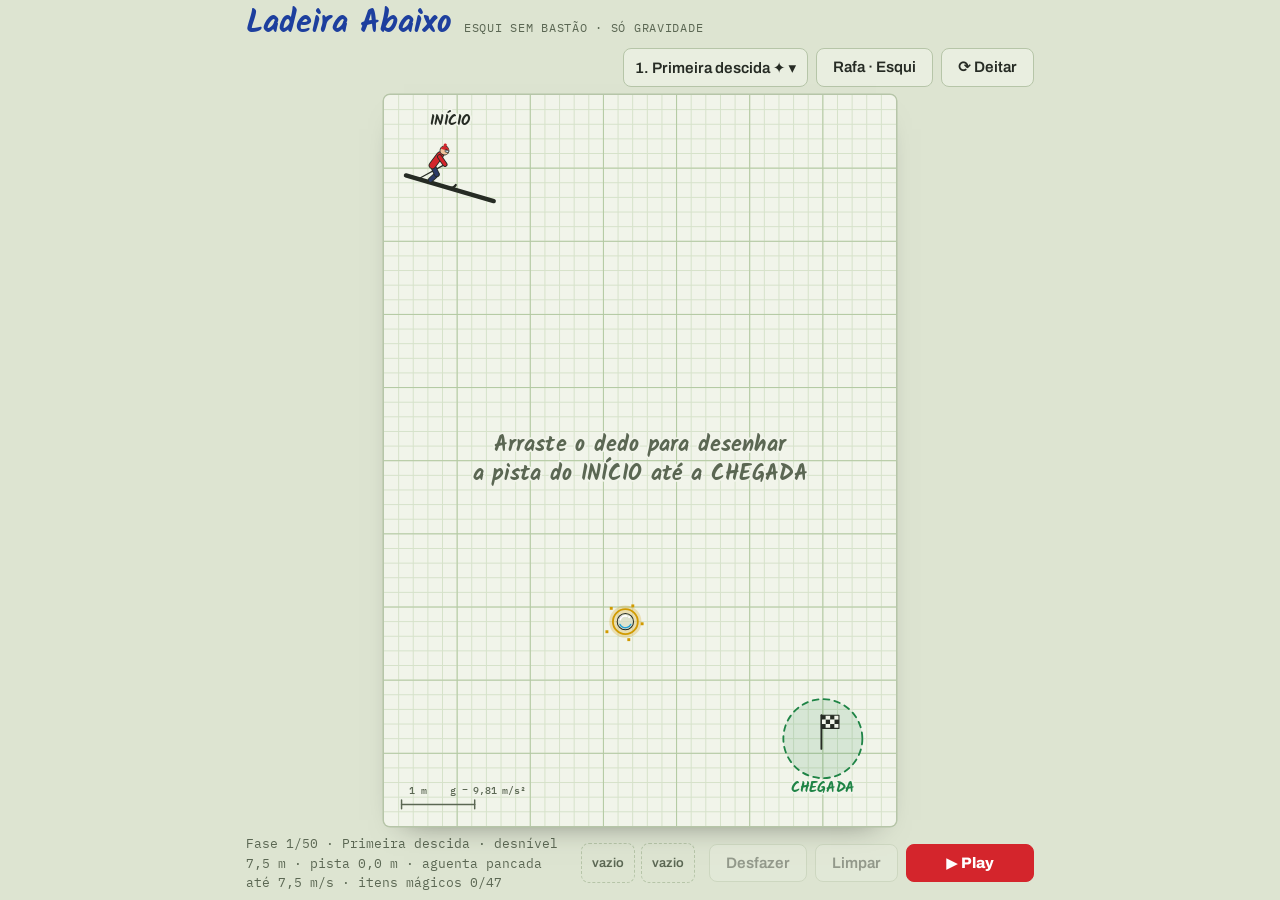
<file: index.html>
<!doctype html>
<html lang="pt-BR">
<head>
<meta charset="utf-8">
<meta name="viewport" content="width=device-width,initial-scale=1,viewport-fit=cover">
<style>body{margin:0}</style>
<title>Ladeira Abaixo</title>
<link rel="preconnect" href="https://fonts.googleapis.com">
<link rel="preconnect" href="https://fonts.gstatic.com" crossorigin>
<link rel="stylesheet" href="https://fonts.googleapis.com/css2?family=Archivo:wght@400;600;800&family=IBM+Plex+Mono:wght@500&family=Kalam:wght@400;700&display=swap">
<link rel="stylesheet" href="css/style.css">

</head>
<body>
<div class="app">
  <header class="bar">
    <div class="brand"><h1>Ladeira Abaixo</h1><span class="tag">esqui sem bastão · só gravidade</span></div>
    <div class="pick">
      <button id="lvlBtn" aria-haspopup="dialog" title="Escolher fase"></button>
      <button id="who" title="Escolher personagem e transporte" aria-haspopup="dialog"></button>
      <button id="turn" title="Trocar entre jogar em pé e deitado">⟳ Deitar</button>
    </div>
  </header>
  <main class="board" id="board">
    <canvas id="cv" aria-label="Montanha: arraste para desenhar a pista de neve"></canvas>
    <div class="overlay" id="overlay" hidden>
      <div class="card" id="card" role="dialog" aria-live="polite">
        <h2 id="cTitle"></h2>
        <p id="cText"></p>
        <div class="btns"><button id="retry">Tentar de novo</button><button id="next" class="primary">Próxima fase</button></div>
      </div>
    </div>
  </main>
  <div class="picker" id="lvlMenu" role="dialog" aria-modal="true" aria-labelledby="lvTitle" hidden>
    <div class="pk">
      <h2 id="lvTitle">Escolha a fase</h2>
      <div id="lvList"></div>
      <div class="btns"><button id="lvClose">Fechar</button></div>
    </div>
  </div>
  <div class="picker" id="picker" role="dialog" aria-modal="true" aria-labelledby="pkTitle" hidden>
    <div class="pk">
      <h2 id="pkTitle">Quem desce, e em quê?</h2>
      <h3>Personagem</h3>
      <div class="opts" id="chars"></div>
      <h3>Transporte</h3>
      <div class="opts" id="vehs"></div>
      <p class="vnote" id="vnote"></p>
      <div class="btns"><button id="pkOk" class="primary">Descer!</button></div>
    </div>
  </div>
  <footer class="bar controls">
    <p class="info"><span id="info"></span><span class="more" id="more"></span></p>
    <div class="bag" id="bag" role="group" aria-label="Bolsa de itens mágicos"></div>
    <div class="btns">
      <button id="undo">Desfazer</button>
      <button id="clear">Limpar</button>
      <button id="play" class="primary">▶ Play</button>
    </div>
  </footer>
</div>

<script src="js/levels.js"></script>
<script src="js/riders.js"></script>
<script src="js/state.js"></script>
<script src="js/track.js"></script>
<script src="js/physics.js"></script>
<script src="js/game.js"></script>
<script src="js/effects.js"></script>
<script src="js/ui.js"></script>
<script src="js/input.js"></script>
<script src="js/render.js"></script>
<script src="js/art.js"></script>
<script src="js/main.js"></script>
</body>

</html>
</file>
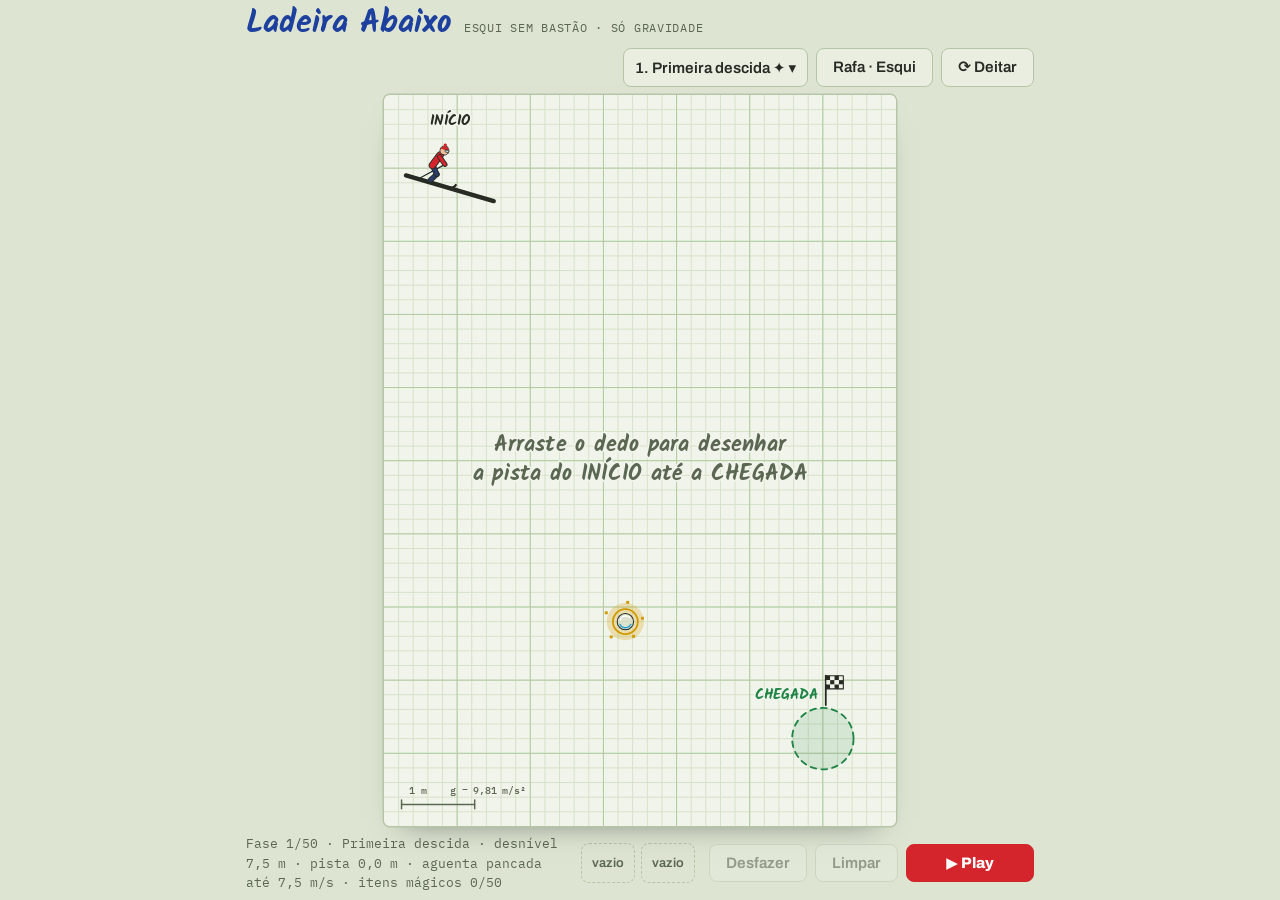
<file: legacy/v1-index.html>
<!doctype html>
<html lang="pt-BR">
<head>
<meta charset="utf-8">
<meta name="viewport" content="width=device-width,initial-scale=1,viewport-fit=cover">
<style>body{margin:0}</style>
<title>Ladeira Abaixo</title>
<link rel="preconnect" href="https://fonts.googleapis.com">
<link rel="preconnect" href="https://fonts.gstatic.com" crossorigin>
<link rel="stylesheet" href="https://fonts.googleapis.com/css2?family=Archivo:wght@400;600;800&family=IBM+Plex+Mono:wght@500&family=Kalam:wght@400;700&display=swap">
<style>
/* Layout: one-screen portrait slope — title strip, tall engineering-pad board (blueprint in dark), thumb-reach control strip */
:root{
  --paper:#f1f4ea; --grid:#d6e2ca; --grid-major:#b3c9a2;
  --desk:#dde4d1; --panel:#e9eee0; --edge:#b6c5a8;
  --ink:#1d3f9e; --graphite:#262b24; --muted:#5b6753;
  --car:#d4252c; --on-car:#ffffff; --glass:#cfe6f2;
  --skin:#f0c29c; --pants:#2c3a66; --blood:#a5101a;
  --hazard:#efb21a; --ok:#1f8446; --bad:#c22a2a;
  --fire:#f0561d; --gold:#d19a00; --ice:#1f9fd6; --slow:#7a4bd0; --snow:#ffffff; --snow-edge:#8fa9bd;
  --f-hand:"Kalam","Segoe Print","Comic Sans MS",cursive;
  --f-ui:"Archivo",system-ui,-apple-system,"Segoe UI",sans-serif;
  --f-mono:"IBM Plex Mono",ui-monospace,Consolas,monospace;
}
@media (prefers-color-scheme: dark){
  :root:not([data-theme="light"]){
    --paper:#15396a; --grid:#1d4780; --grid-major:#2f5f9f;
    --desk:#0b2040; --panel:#112c52; --edge:#2b5690;
    --ink:#f3efdc; --graphite:#e6edf7; --muted:#9fb5d4;
    --car:#ff5a52; --on-car:#2a0606; --glass:#bfe3ff;
    --skin:#f5cfae; --pants:#1b2440; --blood:#e3263a;
    --hazard:#ffb627; --ok:#62d68b; --bad:#ff8a80;
    --fire:#ff6a2b; --gold:#ffcf3f; --ice:#6fd3ff; --slow:#b892ff; --snow:#e9f2ff; --snow-edge:#9fb5d4;
    color-scheme:dark;
  }
}
:root[data-theme="dark"]{
  --paper:#15396a; --grid:#1d4780; --grid-major:#2f5f9f;
  --desk:#0b2040; --panel:#112c52; --edge:#2b5690;
  --ink:#f3efdc; --graphite:#e6edf7; --muted:#9fb5d4;
  --car:#ff5a52; --on-car:#2a0606; --glass:#bfe3ff;
  --skin:#f5cfae; --pants:#1b2440; --blood:#e3263a;
  --hazard:#ffb627; --ok:#62d68b; --bad:#ff8a80;
  --fire:#ff6a2b; --gold:#ffcf3f; --ice:#6fd3ff; --slow:#b892ff; --snow:#e9f2ff; --snow-edge:#9fb5d4;
  color-scheme:dark;
}
*{box-sizing:border-box}
[hidden]{display:none!important}
html,body{height:100%;overscroll-behavior:none}
body{background:var(--desk);color:var(--graphite);font-family:var(--f-ui);-webkit-user-select:none;user-select:none;-webkit-touch-callout:none}
.app{height:100%;max-width:820px;margin-inline:auto;display:flex;flex-direction:column;gap:8px;padding-inline:16px;padding-block:8px}
.bar{display:flex;align-items:center;gap:8px 14px;flex-wrap:wrap}
.brand{display:flex;align-items:baseline;gap:12px;flex-wrap:wrap}
h1{font-family:var(--f-hand);font-weight:700;font-size:2rem;line-height:1;margin:0;color:var(--ink);text-wrap:balance}
.tag{font-family:var(--f-mono);font-size:.75rem;letter-spacing:.06em;text-transform:uppercase;color:var(--muted)}
.pick{margin-left:auto;display:flex;gap:8px;min-width:0}
/* level menu button: drawn by the page (a native select's popup would not turn with the app in sideways mode) */
#lvlBtn{min-width:0;max-width:16rem;text-align:left;white-space:nowrap;overflow:hidden;text-overflow:ellipsis;padding:.6rem .7rem;line-height:1.2}
.lvsec{display:grid;grid-template-columns:repeat(auto-fill,minmax(13rem,1fr));gap:6px}
.lvsec button{text-align:left;padding:.55rem .7rem;line-height:1.25;font-weight:600}
.lvsec button[aria-current="true"]{border-color:var(--ink);box-shadow:inset 0 0 0 2px var(--ink)}
.board{flex:1;min-height:0;display:grid;place-items:center;position:relative}
canvas{display:block;border-radius:6px;touch-action:none;cursor:crosshair;box-shadow:0 0 0 1.5px var(--edge),0 14px 30px -20px rgba(0,0,0,.55)}
canvas.busy{cursor:default}
.controls{justify-content:space-between}
.info{margin:0;flex:1 1 16rem;min-width:0;font-family:var(--f-mono);font-size:.8rem;line-height:1.5;color:var(--muted);font-variant-numeric:tabular-nums}
.btns{display:flex;gap:8px}
button{font:600 .95rem/1 var(--f-ui);padding:.65rem 1rem;border-radius:8px;border:1.5px solid var(--edge);background:var(--panel);color:var(--graphite);cursor:pointer;touch-action:manipulation}
button:hover:not(:disabled){border-color:var(--graphite)}
button:disabled{opacity:.4;cursor:default}
button:focus-visible{outline:3px solid var(--ink);outline-offset:2px}
button.primary{background:var(--car);border-color:var(--car);color:var(--on-car);font-weight:800;min-width:8rem}
/* character and vehicle picker: covers the app (and turns with it in sideways mode) */
.app{position:relative}
.picker{position:absolute;inset:0;z-index:5;display:grid;place-items:center;padding:12px;background:rgba(10,20,30,.45)}
.pk{position:relative;width:min(100%,40rem);max-height:100%;overflow:auto;display:grid;gap:.6rem;background:var(--paper);border:2px solid var(--graphite);border-radius:10px;padding:1rem 1.1rem 1.1rem;box-shadow:6px 6px 0 var(--graphite)}
.pk h2{margin:0;font-family:var(--f-hand);font-weight:700;font-size:1.9rem;line-height:1.05;color:var(--ink)}
.pk h3{margin:.2rem 0 0;font:600 .8rem/1 var(--f-mono);letter-spacing:.06em;text-transform:uppercase;color:var(--muted)}
.opts{display:grid;grid-template-columns:repeat(auto-fill,minmax(5.6rem,1fr));gap:8px}
.opt{display:grid;gap:4px;justify-items:center;padding:6px 4px 8px;font-weight:600}
.opt canvas{width:100%;aspect-ratio:4/3;height:auto;box-shadow:none;border-radius:4px;cursor:pointer;background:var(--paper)}
.opt[aria-pressed="true"]{border-color:var(--ink);box-shadow:inset 0 0 0 2px var(--ink)}
.opt small{font:500 .68rem/1.2 var(--f-mono);color:var(--muted);letter-spacing:.02em;text-align:center}
.vnote{margin:0;line-height:1.4;min-height:2.8em}
.pk .btns{justify-content:flex-end}
/* bag of magic items: two slots; the dragon slot is a button */
.bag{display:flex;gap:6px;align-items:stretch}
.slot{display:flex;align-items:center;gap:6px;padding:3px 9px 3px 3px;border:1.5px dashed var(--edge);border-radius:8px;font:600 .8rem/1.15 var(--f-ui);color:var(--muted);min-height:2.5rem;min-width:0}
.slot.empty{padding:3px 10px}
.slot.full{border-style:solid;color:var(--graphite);background:var(--panel)}
button.slot{cursor:pointer;border-color:var(--gold)}
.slot canvas{width:30px;height:30px;flex:none;box-shadow:none;border-radius:50%;cursor:inherit}
.app.land .bag{gap:6px}
.app.land .slot{flex:1;justify-content:center;padding:3px;min-height:2.4rem}
.app.land .slot span{display:none} /* sideways the column is short: icons only, the name is in the tooltip */
/* sideways: board on the left, controls in a column on the right */
.app.land{max-width:none;display:grid;grid-template-columns:minmax(0,1fr) 10rem;grid-template-rows:auto 1fr;gap:8px 12px}
.app.land .board{grid-column:1;grid-row:1/3}
.app.land header,.app.land footer{grid-column:2;flex-direction:column;flex-wrap:nowrap;align-items:stretch;gap:8px} /* nowrap: a wrapping column grows to its widest child */
.app.land footer{grid-row:2;justify-content:flex-end}
.app.land h1{font-size:1.45rem}
.app.land .tag,.app.land .info .more{display:none}
.app.land .pick{margin-left:0;flex-direction:column}
.app.land #who{white-space:normal}
.app.land #lvlBtn{max-width:none}
.app.land .info{flex:0 0 auto}
.app.land .controls .btns{flex-direction:column}
.app.land .controls .btns button{height:2.6rem}
.app.land .info{display:none} /* the level button already names the level */
.app.land button.primary{min-width:0}
/* phone held sideways with rotation lock: turn the whole app a quarter */
body.turn .app{position:fixed;top:0;left:var(--vw);width:var(--vh);height:var(--vw);margin:0;transform-origin:0 0;transform:rotate(90deg)}
.overlay{position:absolute;inset:0;display:grid;place-items:center;pointer-events:none;padding:16px}
.card{pointer-events:auto;display:grid;gap:.7rem;max-width:22rem;background:var(--paper);border:2px solid var(--graphite);border-radius:10px;padding:1.1rem 1.3rem 1.2rem;box-shadow:6px 6px 0 var(--graphite)}
.card h2{margin:0;font-family:var(--f-hand);font-weight:700;font-size:2.1rem;line-height:1.05;color:var(--bad);text-wrap:balance}
.card[data-kind="win"] h2{color:var(--ok)}
.card p{margin:0;line-height:1.45}
.card .btns button{flex:1}
@media (max-width:560px){
  .app{padding-inline:12px;gap:6px}
  h1{font-size:1.5rem}
  .tag,.info .more{display:none}
  .app:not(.land) .pick{margin-left:0;width:100%}
  .app:not(.land) #lvlBtn{flex:1;max-width:none}
  .app:not(.land) .info{flex-basis:100%;text-align:center}
  .app:not(.land) .bag{width:100%;justify-content:center}
  .app:not(.land) .controls .btns{width:100%}
  .app:not(.land) .controls .btns button{flex:1;height:3.2rem;padding:0 .5rem}
  .app:not(.land) button.primary{min-width:0;flex:1.6!important}
}
</style>

</head>
<body>
<div class="app">
  <header class="bar">
    <div class="brand"><h1>Ladeira Abaixo</h1><span class="tag">esqui sem bastão · só gravidade</span></div>
    <div class="pick">
      <button id="lvlBtn" aria-haspopup="dialog" title="Escolher fase"></button>
      <button id="who" title="Escolher personagem e transporte" aria-haspopup="dialog"></button>
      <button id="turn" title="Trocar entre jogar em pé e deitado">⟳ Deitar</button>
    </div>
  </header>
  <main class="board" id="board">
    <canvas id="cv" aria-label="Montanha: arraste para desenhar a pista de neve"></canvas>
    <div class="overlay" id="overlay" hidden>
      <div class="card" id="card" role="dialog" aria-live="polite">
        <h2 id="cTitle"></h2>
        <p id="cText"></p>
        <div class="btns"><button id="retry">Tentar de novo</button><button id="next" class="primary">Próxima fase</button></div>
      </div>
    </div>
  </main>
  <div class="picker" id="lvlMenu" role="dialog" aria-modal="true" aria-labelledby="lvTitle" hidden>
    <div class="pk">
      <h2 id="lvTitle">Escolha a fase</h2>
      <div id="lvList"></div>
      <div class="btns"><button id="lvClose">Fechar</button></div>
    </div>
  </div>
  <div class="picker" id="picker" role="dialog" aria-modal="true" aria-labelledby="pkTitle" hidden>
    <div class="pk">
      <h2 id="pkTitle">Quem desce, e em quê?</h2>
      <h3>Personagem</h3>
      <div class="opts" id="chars"></div>
      <h3>Transporte</h3>
      <div class="opts" id="vehs"></div>
      <p class="vnote" id="vnote"></p>
      <div class="btns"><button id="pkOk" class="primary">Descer!</button></div>
    </div>
  </div>
  <footer class="bar controls">
    <p class="info"><span id="info"></span><span class="more" id="more"></span></p>
    <div class="bag" id="bag" role="group" aria-label="Bolsa de itens mágicos"></div>
    <div class="btns">
      <button id="undo">Desfazer</button>
      <button id="clear">Limpar</button>
      <button id="play" class="primary">▶ Play</button>
    </div>
  </footer>
</div>

<script>
// World units: 100 px = 1 m, portrait slope. The skier rides on two ski contact points joined by a rigid
// link (position-based dynamics); the body is drawn on top and only checked for hits.
let W = 700, H = 1000; const PX = 100, G = 9.81 * PX, R = 9, AXLE = 36, SUB = 10;
const CRASH_BASE = 750, VMAX = 2500, GOAL_R = 42, SPIN = 3.5, T_MAX = 40;
// Levels are authored for the 700×1000 portrait slope; sideways play stretches them to 1000×700.
// start: launch pad [x1,y1,x2,y2] (skier faces from 1 to 2); goal: [x,y]
// haz: deadly rects [x,y,w,h] — moving ones add [dx,dy,period s,phase 0..1] and sweep from x,y to x+dx,y+dy and back
// fire: flame vents [x,y,w,h,period s,lit 0..1,phase 0..1,nozzle] — the rect burns for the lit share of each period;
//   nozzle is the side the flames shoot from: 0 bottom, 1 top, 2 left, 3 right
// aval: [delay s, speed px/s, accel px/s²] — a snow front starts behind the pad and sweeps toward the goal
// atk: ["aguia", x, y, delay s, speed px/s] chases the skier; ["canhao", x, y, first shot s, every s, ball px/s] fires fireballs
//   aimed where the skier would be if it kept going straight
// items: [x, y, kind] — power-ups for this run only: "turbo" pushes for 3 s, "lento" brakes for 3 s,
//   "gelo" freezes everything that moves (and the clock that drives it) for 3 s
// Every level also hides one magic item (MAGIC_SPOTS below): it only counts if the rider grabs it and finishes alive
const LEVELS = [
  { name: "Primeira descida", start: [30,110,150,145], goal: [600,880], haz: [] },
  { name: "Desvio", start: [30,110,150,145], goal: [620,880], haz: [[0,620,320,50]] },
  { name: "Por baixo da ponte", start: [670,110,550,145], goal: [100,880], haz: [[0,0,280,520],[330,700,370,300]] },
  { name: "Funil", start: [30,110,150,145], goal: [410,880], haz: [[0,640,330,360],[480,640,220,360]] },
  { name: "Pedras", start: [30,110,150,145], goal: [620,880], haz: [[350,250,350,80],[0,700,330,300]] },
  { name: "Agulha", start: [30,110,150,145], goal: [620,900], haz: [[0,380,240,40],[350,380,350,40],[0,720,420,280]] },
  // moving obstacles from here on
  { name: "Vai e vem", start: [30,110,150,145], goal: [600,880], haz: [[100,420,110,40,330,0,2.6,0]] },
  { name: "Elevador", start: [30,110,150,145], goal: [620,880], haz: [[0,620,320,50],[470,520,90,40,0,320,2.2,.9]] },
  { name: "Portão", start: [30,110,150,145], goal: [410,880], haz: [[0,640,330,360],[480,640,220,360],[160,590,100,30,220,0,2.6,.18]] },
  { name: "Martelos", start: [30,110,150,145], goal: [600,880], haz: [[200,250,60,60,0,260,1.6,.85],[420,480,60,60,0,260,1.6,.35]] },
  { name: "Ponte levadiça", start: [670,110,550,145], goal: [100,880], haz: [[0,0,280,520],[330,700,370,300],[190,500,80,40,0,170,2.4,.05]] },
  { name: "Esteiras", start: [30,110,150,145], goal: [600,880], haz: [[0,300,120,30,520,0,3,.2],[0,520,120,30,520,0,3,.53],[0,740,120,30,520,0,3,.86]] },
  { name: "Agulha móvel", start: [30,110,150,145], goal: [620,900], haz: [[0,380,200,40,130,0,2.4,.15],[320,380,380,40,130,0,2.4,.15],[0,720,420,280]] },
  { name: "Chuva de pedras", start: [30,110,150,145], goal: [600,880], haz: [[230,-60,50,50,0,1000,1.8,.35],[420,-60,50,50,0,1000,1.8,.85]] },
  { name: "Correnteza", start: [30,110,150,145], goal: [600,880], haz: [[0,250,200,60],[0,560,240,60,440,0,3.2,.3]] },
  { name: "Pedras e martelos", start: [30,110,150,145], goal: [620,880], haz: [[350,250,350,80],[0,700,330,300],[340,600,60,60,220,0,1.6,.6],[560,640,60,60,0,140,1.4,.6]] },
  // second run: 17–21 are static again with new shapes, then everything moves
  { name: "Túnel", start: [30,110,150,145], goal: [620,870], haz: [[380,300,320,190],[0,760,360,240]] },
  { name: "Vale", start: [30,110,150,145], goal: [640,740], haz: [[450,280,250,370],[200,840,500,160]] },
  { name: "Contramão", start: [670,110,550,145], goal: [80,870], haz: [[0,0,310,520],[380,620,320,380]] },
  { name: "Montanha-russa", start: [30,110,150,145], goal: [640,420], haz: [[400,0,120,360],[0,700,700,300]] },
  { name: "Escadaria", start: [30,110,150,145], goal: [630,880], haz: [[0,330,150,670],[150,420,150,580],[300,630,150,370],[450,800,120,200],[280,0,420,215],[430,215,270,230],[580,445,120,205]] },
  { name: "Portas de correr", start: [30,110,150,145], goal: [620,880], haz: [[0,470,410,30,-320,0,2.4,.45],[470,470,230,30,320,0,2.4,.45],[0,760,530,30,-400,0,2,.6],[590,760,110,30,400,0,2,.6]] },
  { name: "Pêndulo", start: [30,110,150,145], goal: [620,870], haz: [[80,700,70,70,420,-420,2.4,.45],[500,250,70,70,-200,450,2,.925]] },
  { name: "Avalanche", start: [30,110,150,145], goal: [620,870], haz: [[250,-60,50,50,0,1100,1.8,.65],[340,-60,50,50,0,1100,2,.675],[450,-60,50,50,0,1100,1.7,.7],[560,-60,50,50,0,1100,2.2,.9]] },
  { name: "Pistões", start: [30,110,150,145], goal: [620,870], haz: [[290,-300,40,550,0,330,1.6,.2],[410,-150,40,600,0,330,1.4,.725],[530,0,40,600,0,300,1.2,.325]] },
  { name: "Elevadores", start: [30,420,150,455], goal: [640,880], haz: [[250,300,50,40,0,400,2,.475],[380,350,50,40,0,450,1.6,.15],[510,450,50,40,0,450,1.3,.95]] },
  { name: "Relógio", start: [30,110,150,145], goal: [620,870], haz: [[200,420,50,50,200,0,1.3,.3],[400,450,50,50,0,300,1.7,.025],[600,700,50,50,-250,0,1.1,.075],[250,800,50,50,0,-250,1.5,0]] },
  { name: "Tempestade", start: [30,110,150,145], goal: [620,880], haz: [[300,-60,45,45,0,1100,1.9,.9],[480,-60,45,45,0,1100,1.6,.75],[0,600,100,30,600,0,2.6,.75]] },
  { name: "Guilhotina", start: [30,110,150,145], goal: [620,870], haz: [[380,300,320,190],[0,760,360,240],[420,490,24,60,0,300,1.2,.6],[560,490,24,60,0,330,1,.85]] },
  { name: "Trânsito", start: [30,110,150,145], goal: [630,880], haz: [[0,330,120,30,580,0,2.4,.8],[580,540,120,30,-580,0,2,.125],[0,760,120,30,580,0,2.8,.6]] },
  { name: "Fresta", start: [30,110,150,145], goal: [630,880], haz: [[400,-750,30,1000,0,300,3.2,.625],[400,500,30,1000,0,300,3.2,.625]] },
  { name: "Contramão móvel", start: [670,110,550,145], goal: [80,870], haz: [[0,0,310,520],[380,620,320,380],[315,330,60,40,0,300,1.8,.15],[100,740,60,40,220,0,1.6,.2]] },
  { name: "Vale perigoso", start: [30,110,150,145], goal: [640,740], haz: [[450,280,250,370],[200,840,500,160],[450,660,40,40,0,140,1,.075],[560,660,40,40,0,140,.8,.425],[200,480,50,40,200,0,1.8,.075]] },
  { name: "Escada rolante", start: [30,110,150,145], goal: [630,880], haz: [[0,330,150,670],[150,420,150,580],[300,630,150,370],[450,800,120,200],[280,0,420,215],[430,215,270,230],[580,445,120,205],[340,215,30,30,0,330,1.4,.35],[500,445,30,30,0,330,1.2,.6]] },
  { name: "Vagonete", start: [30,110,150,145], goal: [640,420], haz: [[400,0,120,360],[0,700,700,300],[300,560,60,40,260,0,2.2,.25],[560,380,40,40,0,200,1.8,.7]] },
  { name: "Grande final", start: [30,110,150,145], goal: [630,880], haz: [[0,330,150,670],[150,420,150,580],[300,630,150,370],[450,800,120,200],[280,0,420,215],[430,215,270,230],[580,445,120,205],[340,-300,30,500,0,330,1.3,.025],[500,-70,30,500,0,330,1.1,.525],[200,-60,40,40,0,1100,1.7,.35]] },
  // modes: fire vents and fireballs, an avalanche on your tail, eagles and cannons that hunt the skier, then all at once
  { name: "Fogueira", start: [30,110,150,145], goal: [620,870], haz: [[400,420,120,120]], fire: [[290,300,60,320,1.8,.55,.95,0]], items: [[560,330,"turbo"]] },
  { name: "Lança-chamas", start: [30,110,150,145], goal: [620,870], haz: [], fire: [[80,300,280,50,1.6,.45,.05,2],[330,600,370,50,1.4,.5,.65,3]] },
  { name: "Vulcão", start: [30,110,150,145], goal: [640,420], haz: [[400,0,120,360],[0,700,700,300]], fire: [[430,430,100,270,1.8,.45,.8,0]], atk: [["canhao",60,660,1.3,1.4,450]] },
  { name: "Fornalha", start: [30,110,150,145], goal: [630,880], haz: [[0,330,150,670],[150,420,150,580],[300,630,150,370],[450,800,120,200],[280,0,420,215],[430,215,270,230],[580,445,120,205]], fire: [[320,420,50,210,1.5,.5,.75,0],[470,560,50,240,1.3,.5,.15,0]] },
  { name: "Onda branca", start: [30,110,150,145], goal: [620,880], haz: [], aval: [.8,300,600], items: [[300,375,"lento"]] },
  { name: "Fuga do túnel", start: [30,110,150,145], goal: [620,870], haz: [[380,300,320,190],[0,760,360,240]], aval: [.8,300,600] },
  { name: "Contramão gelada", start: [670,110,550,145], goal: [80,870], haz: [[0,0,310,520],[380,620,320,380]], aval: [.8,300,600], items: [[440,560,"turbo"]] },
  { name: "Vale da avalanche", start: [30,110,150,145], goal: [640,740], haz: [[450,280,250,370],[200,840,500,160]], aval: [.8,300,400], items: [[400,500,"gelo"]] },
  { name: "Águia", start: [30,110,150,145], goal: [640,420], haz: [[400,0,120,360],[0,700,700,300]], atk: [["aguia",80,300,.8,800]] },
  { name: "Canhão", start: [30,110,150,145], goal: [620,870], haz: [[400,420,120,120]], atk: [["canhao",650,600,1,1,900]], items: [[200,700,"gelo"]] },
  { name: "Ninho", start: [30,110,150,145], goal: [620,870], haz: [], atk: [["aguia",470,610,1.4,500],["aguia",80,320,.8,800]] },
  { name: "Bombardeio", start: [30,420,150,455], goal: [640,880], haz: [[380,300,50,40,0,450,1.6,.55]], atk: [["canhao",640,120,.3,1,500],["canhao",60,900,1.3,1.2,500]] },
  { name: "Inferno branco", start: [30,110,150,145], goal: [620,870], haz: [[400,420,120,120]], fire: [[380,560,60,260,1.6,.5,.45,0]], aval: [.8,300,600], atk: [["aguia",640,200,.4,700]], items: [[470,380,"turbo"]] },
  { name: "Fim do mundo", start: [30,110,150,145], goal: [630,880], haz: [[0,330,150,670],[150,420,150,580],[300,630,150,370],[450,800,120,200],[280,0,420,215],[430,215,270,230],[580,445,120,205]], fire: [[320,420,50,210,1.5,.5,.5,0]], aval: [.8,300,600], atk: [["canhao",660,120,.3,.6,450]], items: [[520,520,"gelo"]] },
];
const SECTIONS = [[0, "Clássicas"], [16, "Novas formas"], [36, "🔥 Fogo"], [40, "🏔 Avalanche"], [44, "🦅 Ataque"], [48, "☠ Tudo junto"]];
// one magic item per level, [x, y, kind] in portrait coordinates (null: none yet); kinds are in MAGIC
const MAGIC_SPOTS = LEVELS.map(() => null);
Object.assign(MAGIC_SPOTS, { 0: [330, 720, "bolha"], 1: [270, 560, "pena"], 2: [290, 880, "bolha"], 3: [184, 246, "capacete"], 4: [370, 760, "bolha"], 5: [480, 500, "pena"], 6: [390, 800, "bolha"], 7: [400, 330, "capacete"], 8: [440, 520, "bolha"], 9: [570, 400, "pena"], 10: [290, 880, "bolha"], 11: [410, 180, "capacete"], 12: [350, 680, "bolha"], 13: [330, 720, "pena"], 14: [330, 720, "capacete"], 15: [450, 430, "bolha"], 16: [390, 900, "pena"], 17: [560, 710, "bolha"], 18: [150, 590, "capacete"], 19: [550, 300, "dragao"], 20: [480, 700, "bolha"], 21: [470, 200, "pena"], 22: [410, 180, "bolha"], 23: [410, 180, "capacete"], 24: [400, 520, "bolha"], 25: [390, 840, "pena"], 26: [410, 180, "capacete"], 27: [470, 200, "bolha"], 28: [390, 900, "pena"], 29: [470, 280, "bolha"], 30: [470, 880, "capacete"], 31: [400, 148, "bolha"], 32: [335, 222, "pena"], 33: [420, 400, "capacete"], 34: [210, 440, "bolha"], 35: [371, 549, "dragao"], 36: [550, 580, "brasa"], 37: [450, 300, "brasa"], 38: [550, 300, "brasa"], 39: [420, 400, "cachecol"], 40: [250, 300, "cachecol"], 41: [330, 715, "cachecol"], 42: [341, 830, "cachecol"], 43: [350, 300, "apito"], 44: [650, 660, "brasa"], 45: [330, 300, "apito"], 46: [560, 380, "brasa"], 47: [290, 740, "cachecol"], 48: [400, 500, "capacete"], 49: [470, 700, "dragao"] });
let land = false; // sideways play
const LAND_PACE = .7;
const levelCache = {};
function levelFor(i) { // the level as played in the current orientation
  const key = land + ":" + i;
  if (!levelCache[key]) {
    const src = LEVELS[i], sx = land ? 1000 / 700 : 1, sy = land ? 700 / 1000 : 1;
    // sideways the slope is lower and the skier slower, so fire, avalanche and hunters run on a slower clock:
    // their times are divided by p and their speeds multiplied by it
    const p = land ? LAND_PACE : 1;
    levelCache[key] = { name: src.name,
      start: src.start.map((v, j) => v * (j % 2 ? sy : sx)), goal: [src.goal[0] * sx, src.goal[1] * sy],
      haz: src.haz.map(h => h.map((v, j) => j < 6 ? v * (j % 2 ? sy : sx) : v)),
      fire: (src.fire || []).map(f => f.map((v, j) => j < 4 ? v * (j % 2 ? sy : sx) : j === 4 ? v / p : v)),
      atk: (src.atk || []).map(a => a[0] === "aguia" ? [a[0], a[1] * sx, a[2] * sy, a[3] / p, a[4] * p]
        : [a[0], a[1] * sx, a[2] * sy, a[3] / p, a[4] / p, a[5] * p]),
      items: (src.items || []).map(([x, y, k]) => [x * sx, y * sy, k]),
      magic: MAGIC_SPOTS[i] && [MAGIC_SPOTS[i][0] * sx, MAGIC_SPOTS[i][1] * sy, MAGIC_SPOTS[i][2]] };
    if (src.aval) { // the front travels along pad end → goal; stretch its speed with that distance too
      const [, , px, py] = src.start, [gx, gy] = src.goal, k = Math.hypot((gx - px) * sx, (gy - py) * sy) / Math.hypot(gx - px, gy - py);
      levelCache[key].aval = [src.aval[0] / p, src.aval[1] * k * p, src.aval[2] * k * p * p];
    }
  }
  return levelCache[key];
}
let tHaz = 0; // obstacle clock: runs freely while drawing, restarts at 0 on Play so every run is the same
const lit = (f, t = tHaz) => (t / f[4] + f[6]) % 1 < f[5];
const warm = (f, t = tHaz) => !lit(f, t) && (t / f[4] + f[6]) % 1 > 1 - .45 / f[4]; // about to light
function hazAt(h, t = tHaz) {
  if (h.length < 5) return h;
  const k = (1 - Math.cos(2 * Math.PI * (t / h[6] + h[7]))) / 2;
  return [h[0] + h[4] * k, h[1] + h[5] * k, h[2], h[3]];
}
// Riders: a character (looks only) on a vehicle (changes the ride). Coordinates are local to the rider: x forward,
// y down from the rear contact; every vehicle rests on the same two contacts, (0,0) and (AXLE,0), with the snow at y = 9.
// parts are thick strokes from a to b, drawn intact and torn apart on a crash; k picks the colour from the character
// (jacket, pants, skin) or the vehicle (gear, wood, tube, metal); shape draws a vehicle piece along its a→b segment.
// probes are (forward, up) body points that must never touch the snow; mid is the body centre (goal, aim, effects).
// roll: snow friction px/s², drag: air drag 1/s, tough: extra crash speed px/s, thrust: push px/s² while on the snow.
const SIT = (dx, dy) => [ // seated rider shifted by (dx, dy): sled, rocket, tray
  { a: [8 + dx, -6 + dy], b: [24 + dx, -9 + dy], w: 5.5, k: "pants", bleed: 1 },
  { a: [24 + dx, -9 + dy], b: [37 + dx, -2 + dy], w: 5, k: "pants", bleed: 1 },
  { a: [8 + dx, -6 + dy], b: [11 + dx, -22 + dy], w: 8, k: "jacket", bleed: 1.6 },
  { a: [11 + dx, -20 + dy], b: [28 + dx, -11 + dy], w: 4.5, k: "jacket", bleed: 1 },
  { a: [12 + dx, -30 + dy], b: [12 + dx, -30 + dy], w: 11, k: "skin", head: true, bleed: 2 },
];
const STAND = [
  { a: [24, -4], b: [18, 6], w: 5, k: "pants", bleed: 1 },
  { a: [15, -14], b: [24, -4], w: 5.5, k: "pants", bleed: 1 },
  { a: [15, -14], b: [21, -30], w: 8, k: "jacket", bleed: 1.6 },
  { a: [21, -28], b: [31, -20], w: 4.5, k: "jacket", bleed: 1 },
  { a: [25, -38], b: [25, -38], w: 11, k: "skin", head: true, bleed: 2 },
];
const VEHICLES = [
  { id: "esqui", name: "Esqui", note: "O original: equilibrado em tudo.", rate: [3, 3, 3],
    roll: 25, drag: .04, tough: 0, thrust: 0, mid: [18, 20], head: [25, -38],
    parts: [{ a: [-10, 9], b: [53, 9], w: 3, k: "gear", shape: "ski" }, { a: [31, -20], b: [4, 7], w: 1.6, k: "gear" }, ...STAND],
    probes: [[25, 44], [30, 38], [21, 30], [13, 14], [31, 20]] },
  { id: "treno", name: "Trenó", note: "Baixinho e firme: aguenta pancadas mais fortes, mas desliza menos.", rate: [2, 4, 2],
    roll: 30, drag: .045, tough: 100, thrust: 0, mid: [16, 14], head: [12, -30],
    parts: [{ a: [-8, 8], b: [46, 8], w: 2.5, k: "gear", shape: "runner" }, { a: [-4, 1], b: [40, 1], w: 4.5, k: "wood" },
      ...SIT(0, 0), { a: [28, -11], b: [44, 2], w: 1.2, k: "gear" }],
    probes: [[12, 36], [11, 22], [24, 10], [28, 12]] },
  { id: "snowboard", name: "Snowboard", note: "Desliza muito, mas é frágil na queda.", rate: [4, 2, 3],
    roll: 16, drag: .035, tough: -50, thrust: 0, mid: [18, 20], head: [25, -38],
    parts: [{ a: [-12, 8], b: [50, 8], w: 4, k: "gear", shape: "board" }, ...STAND.slice(0, 3),
      { a: [21, -28], b: [34, -25], w: 4.5, k: "jacket", bleed: 1 }, { a: [19, -27], b: [8, -22], w: 4.5, k: "jacket", bleed: 1 }, STAND[4]],
    probes: [[25, 44], [30, 38], [21, 30], [13, 14], [34, 25], [8, 22]] },
  { id: "boia", name: "Boia", note: "Quase não se machuca, mas o ar segura: corre menos da avalanche.", rate: [2, 5, 3],
    roll: 27, drag: .06, tough: 200, thrust: 0, mid: [18, 18], head: [19, -33],
    parts: [{ a: [-9, -1], b: [45, -1], w: 17, k: "tube", shape: "ring" },
      { a: [16, -8], b: [32, -12], w: 5.5, k: "pants", bleed: 1 }, { a: [32, -12], b: [44, -6], w: 5, k: "pants", bleed: 1 },
      { a: [16, -8], b: [18, -25], w: 8, k: "jacket", bleed: 1.6 }, { a: [18, -23], b: [6, -11], w: 4.5, k: "jacket", bleed: 1 },
      { a: [19, -33], b: [19, -33], w: 11, k: "skin", head: true, bleed: 2 }],
    probes: [[19, 39], [18, 25], [32, 13], [6, 12]] },
  { id: "esquibunda", name: "Esquibunda", note: "Sentado numa tábua, rente ao chão: passa por vãos baixos, mas é lento.", rate: [1, 3, 1],
    roll: 34, drag: .045, tough: 50, thrust: 0, mid: [14, 11], head: [10, -24],
    parts: [{ a: [-8, 7], b: [46, 7], w: 4, k: "wood", shape: "tray" },
      { a: [6, -1], b: [23, -5], w: 5.5, k: "pants", bleed: 1 }, { a: [23, -5], b: [40, -1], w: 5, k: "pants", bleed: 1 },
      { a: [6, -1], b: [9, -16], w: 8, k: "jacket", bleed: 1.6 }, { a: [9, -14], b: [22, -6], w: 4.5, k: "jacket", bleed: 1 },
      { a: [10, -24], b: [10, -24], w: 11, k: "skin", head: true, bleed: 2 }],
    probes: [[10, 30], [9, 16], [23, 9], [22, 9]] },
  { id: "foguete", name: "Trenó-foguete", note: "Um foguete empurra enquanto encosta na neve. O mais rápido, e o mais frágil.", rate: [5, 1, 2],
    roll: 25, drag: .04, tough: -75, thrust: 70, mid: [16, 14], head: [12, -30],
    parts: [{ a: [-8, 8], b: [46, 8], w: 2.5, k: "gear", shape: "runner" }, { a: [-4, 1], b: [40, 1], w: 4.5, k: "metal" },
      { a: [-24, -6], b: [-4, -6], w: 9, k: "metal", shape: "rocket" }, ...SIT(0, 0)],
    probes: [[12, 36], [11, 22], [24, 10], [28, 12]] },
];
// looks only; a colour starting with -- is a theme token
const CHARACTERS = [
  { id: "rafa", name: "Rafa", jacket: "--car", pants: "--pants", skin: "--skin", hat: "--car", look: "gorro" },
  { id: "bia", name: "Bia", jacket: "#7b3fc4", pants: "#24304a", skin: "#c98c62", hat: "#f08cc0", hair: "#3b2416", look: "rabo" },
  { id: "ze", name: "Vô Zé", jacket: "#8a5a2b", pants: "#3f4a3a", skin: "#f3c8a8", hat: "#2f7d4a", hair: "#f4f4f4", look: "barba" },
  { id: "kai", name: "Kai", jacket: "#1f9a6b", pants: "#2a2a2a", skin: "#7a4a2c", hat: "#f2c230", hair: "#141414", look: "faixa" },
  { id: "pinguim", name: "Pinguim", jacket: "#22252b", pants: "#22252b", skin: "#22252b", hat: "#ff9a1f", look: "pinguim" },
];
let rider = { ch: 0, vh: 0 };
try { const r = JSON.parse(localStorage.getItem("ladeira-rider") || "{}"); if (CHARACTERS[r.ch]) rider.ch = r.ch; if (VEHICLES[r.vh]) rider.vh = r.vh; } catch {}
const VEH = () => VEHICLES[rider.vh], CHAR = () => CHARACTERS[rider.ch];

const $ = s => document.querySelector(s);
const cv = $("#cv"), ctx = cv.getContext("2d"), board = $("#board");
const reduce = matchMedia("(prefers-reduced-motion: reduce)").matches;
let lvl = 0, done = new Set(), cleared = null;
const sketches = { false: LEVELS.map(() => []), true: LEVELS.map(() => []) }; // one drawing per level per orientation
let drawings = sketches[false];
let segs = [], state = "edit", car = null, stroke = null, parts = [], rag = [], drops = [], stains = [];
let tRun = 0, best = 0, stale = 0, vNow = 0, endTimer = 0;
try { JSON.parse(localStorage.getItem("ladeira-ski-done") || "[]").forEach(i => done.add(i)); } catch {}
try { land = localStorage.getItem("ladeira-land") === "1"; } catch {}
// per run: power-up timers, magic charges and guards, attackers in flight, items already taken
const FX_T = 3, GRACE = 1.2, TURBO = 6 * PX, BRAKE = 1.8, STEER = 3;
let fx = null, eagles = [], balls = [], shots = [], taken = new Set(), floaters = [];
// Magic items: won by grabbing a level's item and finishing alive. The bag holds at most 2. Everything in it except
// the dragon works in the next level played and is spent only when that level is won (a crash spends nothing);
// the dragon waits until the player sends it. Magic never changes the physics, it only cancels a loss, so every
// level stays solvable without it. hits: blows it absorbs; guard: what can't hurt at all during the level.
const MAGIC = {
  bolha: { name: "Bolha", hits: 1, note: "aguenta 1 batida" },
  capacete: { name: "Capacete", hits: 3, note: "aguenta 3 batidas" },
  pena: { name: "Pena", guard: "impact", note: "pancadas e quedas não machucam" },
  brasa: { name: "Amuleto de brasa", guard: "fire", note: "fogo e bolas de fogo não queimam" },
  cachecol: { name: "Cachecol de neve", guard: "aval", note: "a avalanche passa sem soterrar" },
  apito: { name: "Apito", guard: "aguia", note: "as águias ficam no ninho" },
  dragao: { name: "Dragão", note: "leva direto à chegada; use quando quiser" },
};
const BAG_MAX = 2, DRAGON_T = 2.4;
let bag = [], earned = new Set();
try { bag = JSON.parse(localStorage.getItem("ladeira-bolsa") || "[]").filter(k => MAGIC[k]).slice(0, BAG_MAX); } catch {}
try { JSON.parse(localStorage.getItem("ladeira-magia") || "[]").forEach(i => earned.add(i)); } catch {}
const saveMagic = () => { try { localStorage.setItem("ladeira-bolsa", JSON.stringify(bag)); localStorage.setItem("ladeira-magia", JSON.stringify([...earned])); } catch {} };
const activeMagic = () => bag.filter(k => k !== "dragao"); // what this level's runs get
let CRASH_V = CRASH_BASE;
const toughen = () => { CRASH_V = CRASH_BASE + VEH().tough; };
toughen();

const L = () => levelFor(lvl);
const fmt = (v, d = 1) => v.toFixed(d).replace(".", ",");
const m = v => fmt(v / PX) + " m", ms = v => fmt(v / PX) + " m/s", sec = t => fmt(t) + " s";
const clamp = (v, a, b) => v < a ? a : v > b ? b : v;

// Rails: while a contact rides the track — touching it, or hopping within HOVER px of it — it only feels the track
// it is on (the segments joined to it within RAIL px along the line), so a drawing that crosses itself works like a
// roller-coaster loop: the strands pass at different depths. Flying farther off, or off the end of a line, it feels
// every segment again, so it can fall onto the bottom of the loop or land on another stroke.
const RAIL = 60, HOVER = 40;
function rebuild() {
  segs = [];
  const add = (x1, y1, x2, y2) => {
    const dx = x2 - x1, dy = y2 - y1, l2 = dx * dx + dy * dy;
    if (l2 < 1e-6) return;
    segs.push({ id: segs.length, x1, y1, dx, dy, l2, len: Math.sqrt(l2), minx: Math.min(x1, x2) - R, maxx: Math.max(x1, x2) + R, miny: Math.min(y1, y2) - R, maxy: Math.max(y1, y2) + R });
  };
  add(...L().start);
  for (const st of drawings[lvl]) for (let i = 1; i < st.length; i++) add(st[i-1][0], st[i-1][1], st[i][0], st[i][1]);
  // segments are joined where they share an end point (strokes snap onto the pad and onto each other's ends)
  const at = new Map(), key = (x, y) => Math.round(x * 2) + "," + Math.round(y * 2);
  for (const sg of segs) for (const k of [key(sg.x1, sg.y1), key(sg.x1 + sg.dx, sg.y1 + sg.dy)]) (at.get(k) || at.set(k, []).get(k)).push(sg.id);
  for (const sg of segs) {
    const head = at.get(key(sg.x1, sg.y1)).filter(j => j !== sg.id), tail = at.get(key(sg.x1 + sg.dx, sg.y1 + sg.dy)).filter(j => j !== sg.id);
    sg.next = [...new Set([...head, ...tail])]; sg.headLinked = head.length > 0; sg.tailLinked = tail.length > 0;
  }
  for (const sg of segs) { // everything within RAIL along the line, both ways
    const dist = new Map([[sg.id, 0]]), todo = [sg.id];
    while (todo.length) {
      const c = todo.shift(), dc = dist.get(c);
      for (const j of segs[c].next) { const d = dc + segs[j].len; if (d <= RAIL && !(dist.get(j) <= d)) { dist.set(j, d); todo.push(j); } }
    }
    sg.near = [...dist.keys()].map(j => segs[j]);
  }
}
// what a contact can feel this substep: its rail if it is riding the track, else everything
const feel = w => w.on && w.rail != null && segs[w.rail] ? segs[w.rail].near : segs;
function railHold(w) { // off the snow but still just over its own line (a hop, a fast curve): keep the rail
  const s0 = segs[w.rail]; if (!s0) return false;
  let bd = Infinity, bs = null, bt = 0;
  for (const s of s0.near) {
    const t = clamp(((w.x - s.x1) * s.dx + (w.y - s.y1) * s.dy) / s.l2, 0, 1), d = Math.hypot(w.x - s.x1 - s.dx * t, w.y - s.y1 - s.dy * t);
    if (d < bd) { bd = d; bs = s; bt = t; }
  }
  if (bd > HOVER || bt <= 0 && !bs.headLinked || bt >= 1 && !bs.tailLinked) return false; // flew off, or past the end of the line
  w.rail = bs.id; return true;
}
function closest(px, py, s) {
  const t = clamp(((px - s.x1) * s.dx + (py - s.y1) * s.dy) / s.l2, 0, 1);
  return [s.x1 + s.dx * t, s.y1 + s.dy * t];
}
// nearest track point within r of (px,py): [qx, qy, dist] or null
function touch(px, py, r, list = segs) {
  let hit = null;
  for (const s of list) {
    if (px < s.minx - r || px > s.maxx + r || py < s.miny - r || py > s.maxy + r) continue;
    const [qx, qy] = closest(px, py, s), d = Math.hypot(px - qx, py - qy);
    if (d < r && (!hit || d < hit[2])) hit = [qx, qy, d];
  }
  return hit;
}

function spawn() {
  const [x1, y1, x2, y2] = L().start, l = Math.hypot(x2 - x1, y2 - y1), dx = (x2 - x1) / l, dy = (y2 - y1) / l;
  let nx = dy, ny = -dx; if (ny > 0) { nx = -nx; ny = -ny; }
  const ax = x1 + dx * 16 + nx * (R + .5), ay = y1 + dy * 16 + ny * (R + .5);
  car = { s: Math.sign(dx) || 1, w: [{ x: ax, y: ay, vx: 0, vy: 0, rail: 0, on: true }, { x: ax + dx * AXLE, y: ay + dy * AXLE, vx: 0, vy: 0, rail: 0, on: true }] };
}
function basis() {
  const [a, b] = car.w, l = Math.hypot(b.x - a.x, b.y - a.y) || 1, ux = (b.x - a.x) / l, uy = (b.y - a.y) / l;
  return { ux, uy, nx: car.s * uy, ny: -car.s * ux }; // n = the skier's "up"
}
function local(x, y) { const a = car.w[0], f = basis(); return [a.x + f.ux * x + f.nx * y, a.y + f.uy * x + f.ny * y]; }

// ---- physics ----
function link(a, b) {
  const dx = b.x - a.x, dy = b.y - a.y, d = Math.hypot(dx, dy) || 1, k = (d - AXLE) / d / 2;
  a.x += dx * k; a.y += dy * k; b.x -= dx * k; b.y -= dy * k;
}
function collide(w) {
  for (const s of feel(w)) {
    if (w.x < s.minx || w.x > s.maxx || w.y < s.miny || w.y > s.maxy) continue;
    const [qx, qy] = closest(w.x, w.y, s);
    let ex = w.x - qx, ey = w.y - qy, d = Math.hypot(ex, ey);
    if (d >= R) continue;
    if (d < 1e-4) { const l = Math.sqrt(s.l2); ex = s.dy / l; ey = -s.dx / l; d = 0; } else { ex /= d; ey /= d; }
    w.x += ex * (R - d); w.y += ey * (R - d); w.c = true; w.nx = ex; w.ny = ey; w.rail = s.id;
    const vn = w.vx * ex + w.vy * ey; // approach speed before this step
    if (vn < -100) impact = true;
    if (vn < -CRASH_V && state === "run") hurt("Pancada forte!", `Bateu a ${ms(-vn)} contra a neve. {quem} aguenta até ${ms(CRASH_V)}.`, "impact");
  }
}
// ½v² + g·height for both contacts (per unit mass; y grows downward)
const energy = () => car.w.reduce((e, w) => e + (w.vx * w.vx + w.vy * w.vy) / 2 - G * w.y, 0);
let impact = false;
function physics(dt) {
  const h = dt / SUB, [a, b] = car.w, V = VEH();
  for (let s = 0; s < SUB; s++) {
    const e0 = energy(); impact = false;
    for (const w of car.w) {
      w.vy += G * h;
      const sp = Math.hypot(w.vx, w.vy); if (sp > VMAX) { w.vx *= VMAX / sp; w.vy *= VMAX / sp; }
      w.ox = w.x; w.oy = w.y; w.x += w.vx * h; w.y += w.vy * h; w.on = w.c !== false || railHold(w); w.c = false;
    }
    for (let it = 0; it < 3; it++) { link(a, b); collide(a); collide(b); }
    if (state !== "run") return;
    for (const w of car.w) { w.vx = (w.x - w.ox) / h; w.vy = (w.y - w.oy) / h; }
    // a polyline bends in small kinks and each kink eats speed; give back that numeric loss so the
    // track behaves like a smooth, ideal slope. Real hits (impact) and the losses below still count.
    const e1 = energy(), ke = car.w.reduce((k, w) => k + (w.vx * w.vx + w.vy * w.vy) / 2, 0);
    if (!impact && e1 < e0 && ke > 1) {
      const f = Math.min(1.05, Math.sqrt((ke + e0 - e1) / ke));
      for (const w of car.w) { w.vx *= f; w.vy *= f; }
    }
    for (const w of car.w) {
      w.vx *= 1 - V.drag * h; w.vy *= 1 - V.drag * h;
      const push = (fx.turbo > 0 ? TURBO : 0) + (w.c ? V.thrust : 0), sp = Math.hypot(w.vx, w.vy);
      if (push && sp > 1) { w.vx += w.vx / sp * push * h; w.vy += w.vy / sp * push * h; }
      if (fx.lento > 0) { w.vx *= 1 - BRAKE * h; w.vy *= 1 - BRAKE * h; }
      if (w.c) { // snow friction along the surface
        const tx = -w.ny, ty = w.nx, vt = w.vx * tx + w.vy * ty, dv = Math.min(Math.abs(vt), V.roll * h) * Math.sign(vt);
        w.vx -= tx * dv; w.vy -= ty * dv;
      }
    }
    if (!a.c && !b.c) { // airborne: bleed off spin (arcade tweak, keeps jumps off curves playable)
      const l = Math.hypot(b.x - a.x, b.y - a.y) || 1, px = -(b.y - a.y) / l, py = (b.x - a.x) / l;
      const k = ((b.vx - a.vx) * px + (b.vy - a.vy) * py) * (1 - Math.exp(-SPIN * h)) / 2;
      a.vx += px * k; a.vy += py * k; b.vx -= px * k; b.vy -= py * k;
    }
  }
}
const WHY = { // {quem} = the chosen character's name, filled in when the card shows; title, text, what kind of harm (a magic guard can cancel it)
  haz: ["Bateu na pedra!", "{quem} encostou na área listrada. Desvie dela com a pista.", "haz"],
  fire: ["Queimou!", "Passou pelo fogo aceso. As chamas acendem e apagam: acerte o tempo mudando a pista.", "fire"],
  aguia: ["A águia pegou!", "A águia mergulhou em {quem}. Desça mais rápido que ela, ou passe longe do ninho.", "aguia"],
  bola: ["Bola de fogo!", "O canhão mira onde {quem} vai estar se seguir reto. Faça curvas para a bola errar.", "fire"],
  aval: ["Soterrado!", "A avalanche alcançou {quem}. Desenhe uma descida mais rápida.", "aval"],
};
function update(dt) {
  tRun += dt;
  for (const k of ["turbo", "lento", "gelo", "grace"]) fx[k] = Math.max(0, fx[k] - dt);
  physics(dt);
  if (state !== "run") return;
  const [a, b] = car.w, probes = VEH().probes.map(p => local(...p));
  const body = car.w.every(w => w.on || w.c) ? [...new Set([...feel(a), ...feel(b)])] : segs; // on the rails the body ignores crossing strands too
  if (probes.some(([px, py]) => touch(px, py, 2.5, body)) && hurt("Caiu de cabeça!", "O corpo de {quem} bateu na neve. Curvas fechadas e lombadas causam esse tombo.", "impact")) return;
  if (!fx.gelo) { tHaz += dt; moveAttackers(dt); } // the ice charm stops the world clock
  for (const d of dangers()) if (hits(d, probes)) { if (hurt(...WHY[d.why])) return; break; }
  const F = front();
  if (F && F.s > 0 && probes.concat(car.w.map(w => [w.x, w.y])).some(([px, py]) => (px - F.ox) * F.ux + (py - F.oy) * F.uy < F.s) && hurt(...WHY.aval)) return;
  pickUp(probes);
  if (car.w.some(w => w.y > H + 80 || w.x < -80 || w.x > W + 80)) return end("crash", "Despencou", "{quem} saiu da pista e caiu montanha abaixo.");
  vNow = (Math.hypot(a.vx, a.vy) + Math.hypot(b.vx, b.vy)) / 2;
  const [cx, cy] = local(...VEH().mid), [gx, gy] = L().goal, dist = Math.hypot(cx - gx, cy - gy);
  if (dist < GOAL_R) return end("win", "Chegou inteiro!", `Levou ${sec(tRun)} e cruzou a chegada a ${ms(vNow)}.`);
  if (dist < best - 2) { best = dist; stale = 0; } else stale += dt; // stopped or rocking in a valley = no new closest approach
  if (stale > 3.5) return end("crash", "Não chegou lá", "{quem} perdeu o embalo. Só a gravidade empurra: a chegada precisa ficar mais baixa que o ponto mais alto do caminho.", false);
  if (tRun > T_MAX) return end("crash", "Tempo esgotado", `Passaram ${T_MAX} s e {quem} não chegou.`, false);
}
// a hit ends the run unless magic cancels it: a guard for that kind of harm, or a charge of bubble/helmet
// (after a charge the rider gets a moment to get clear)
function hurt(title, text, kind) {
  if (fx.guard.has(kind) || fx.grace > 0) return false;
  if (fx.shield > 0) {
    fx.shield--; fx.grace = GRACE;
    const [x, y] = local(VEH().mid[0], VEH().mid[1] + 30); floaters.push({ x, y, text: "A magia salvou!", key: "gold", life: 1 });
    return false;
  }
  end("crash", title, text); return true;
}
// everything that kills on touch right now: rects r [x,y,w,h] or circles c [x,y,radius]
function dangers() {
  const out = [];
  for (const h of L().haz) out.push({ r: hazAt(h), why: "haz" });
  if (!fx.guard.has("fire")) for (const f of L().fire) if (lit(f)) out.push({ r: f.slice(0, 4), why: "fire" });
  for (const a of L().atk) if (a[0] === "canhao") out.push({ r: [a[1] - 16, a[2] - 14, 32, 28], why: "haz" });
  if (!fx.guard.has("aguia")) for (const e of eagles) out.push({ c: [e.x, e.y, 15], why: "aguia" });
  if (!fx.guard.has("fire")) for (const o of balls) out.push({ c: [o.x, o.y, 10], why: "bola" });
  return out;
}
function hits(d, probes) {
  if (d.r) {
    const [hx, hy, hw, hh] = d.r;
    return car.w.some(w => (w.x - clamp(w.x, hx, hx + hw)) ** 2 + (w.y - clamp(w.y, hy, hy + hh)) ** 2 < R * R)
      || probes.some(([px, py]) => px > hx && px < hx + hw && py > hy && py < hy + hh);
  }
  const [cx, cy, r] = d.c;
  return car.w.some(w => Math.hypot(w.x - cx, w.y - cy) < r + R) || probes.some(([px, py]) => Math.hypot(px - cx, py - cy) < r);
}
// avalanche front: it starts behind the pad and runs along pad end → goal; s = how far it has come (-1 before it starts)
function front() {
  const v = L().aval; if (!v) return null;
  const [x1, y1, x2, y2] = L().start, [gx, gy] = L().goal, l = Math.hypot(gx - x2, gy - y2), ux = (gx - x2) / l, uy = (gy - y2) / l;
  const T = tHaz - v[0];
  return { ox: x1 - ux * 70, oy: y1 - uy * 70, ux, uy, s: T > 0 ? v[1] * T + v[2] * T * T / 2 : -1 };
}
function moveAttackers(dt) {
  const [cx, cy] = local(...VEH().mid), vx = (car.w[0].vx + car.w[1].vx) / 2, vy = (car.w[0].vy + car.w[1].vy) / 2;
  for (const e of eagles) {
    if (tHaz < e.delay || fx.guard.has("aguia")) continue; // the whistle keeps them on the nest
    const dx = cx - e.x, dy = cy - e.y, d = Math.hypot(dx, dy) || 1, k = Math.min(1, STEER * dt);
    e.vx += (dx / d * e.speed - e.vx) * k; e.vy += (dy / d * e.speed - e.vy) * k;
    e.x += e.vx * dt; e.y += e.vy * dt;
  }
  L().atk.forEach((a, i) => {
    if (a[0] !== "canhao") return;
    while (tHaz >= a[3] + shots[i] * a[4]) { // every shot that came due, aimed where the skier will be if it keeps going straight
      let tx = cx, ty = cy;
      for (let k = 0; k < 3; k++) { const fly = Math.hypot(tx - a[1], ty - a[2]) / a[5]; tx = cx + vx * fly; ty = cy + vy * fly; }
      const dx = tx - a[1], dy = ty - a[2], d = Math.hypot(dx, dy) || 1;
      balls.push({ x: a[1] + dx / d * 24, y: a[2] + dy / d * 24, vx: dx / d * a[5], vy: dy / d * a[5] });
      shots[i]++;
    }
  });
  for (const o of balls) { o.x += o.vx * dt; o.y += o.vy * dt; }
  balls = balls.filter(o => o.x > -60 && o.x < W + 60 && o.y > -60 && o.y < H + 60);
}
const ITEM_R = 22, ITEMS = {
  turbo: ["Turbo 3 s!", "hazard"], lento: ["Lento 3 s…", "slow"], gelo: ["Tudo congelado 3 s!", "ice"],
};
function pickUp(probes) {
  const pts = probes.concat(car.w.map(w => [w.x, w.y])), mg = L().magic;
  if (mg && !fx.magic && !earned.has(lvl) && pts.some(([px, py]) => Math.hypot(px - mg[0], py - mg[1]) < ITEM_R)) {
    fx.magic = mg[2]; // only kept if the rider finishes alive
    floaters.push({ x: mg[0], y: mg[1] - 26, text: `${MAGIC[mg[2]].name}! Chegue vivo para ficar`, key: "gold", life: 1.4 });
    if (!reduce) for (let k = 0; k < 24; k++) { const an = k / 24 * Math.PI * 2; parts.push({ x: mg[0], y: mg[1], vx: Math.cos(an) * 260, vy: Math.sin(an) * 260 - 120, life: 1, key: "gold", r: an }); }
  }
  L().items.forEach(([x, y, kind], i) => {
    if (taken.has(i) || !pts.some(([px, py]) => Math.hypot(px - x, py - y) < ITEM_R)) return;
    taken.add(i);
    fx[kind] = FX_T;
    floaters.push({ x, y: y - 24, text: ITEMS[kind][0], key: ITEMS[kind][1], life: 1 });
    if (!reduce) for (let k = 0; k < 18; k++) { const an = k / 18 * Math.PI * 2; parts.push({ x, y, vx: Math.cos(an) * 220, vy: Math.sin(an) * 220 - 120, life: .8, key: ITEMS[kind][1], r: an }); }
  });
}
function arm() { // fresh per-run magic so every Play starts the same
  const act = activeMagic();
  fx = { turbo: 0, lento: 0, gelo: 0, grace: 0, magic: null,
    shield: act.reduce((n, k) => n + (MAGIC[k].hits || 0), 0), guard: new Set(act.map(k => MAGIC[k].guard).filter(Boolean)) };
  eagles = L().atk.filter(a => a[0] === "aguia").map(a => ({ x: a[1], y: a[2], delay: a[3], speed: a[4], vx: 0, vy: 0 }));
  balls = []; shots = L().atk.map(() => 0); taken = new Set(); floaters = [];
}
function end(kind, title, text, boom = true, byDragon = false) {
  state = kind;
  if (kind === "win") {
    if (!reduce) burst(...(byDragon ? L().goal : local(...VEH().mid)));
    done.add(lvl); try { localStorage.setItem("ladeira-ski-done", JSON.stringify([...done])); } catch {}
    text += byDragon ? spendDragon() : settleMagic();
    renderLevels();
  } else if (boom) shatter();
  clearTimeout(endTimer);
  endTimer = setTimeout(() => showCard(kind, title, text), kind === "win" ? 650 : 1100);
  refresh();
}
// a ridden win spends the magic that was working in this level, then banks the item grabbed on the way
function settleMagic() {
  let note = "";
  const used = activeMagic();
  if (used.length) {
    bag = bag.filter(k => k === "dragao");
    note += ` ${used.map(k => MAGIC[k].name).join(" e ")} ${used.length > 1 ? "foram usados" : "foi usado"} nesta fase.`;
  }
  if (fx.magic) {
    const m = MAGIC[fx.magic];
    if (bag.length < BAG_MAX) {
      bag.push(fx.magic); earned.add(lvl);
      note += fx.magic === "dragao" ? ` Você ganhou um ${m.name}! Use quando quiser: ${m.note}.` : ` Você ganhou: ${m.name} (${m.note}). Vale na próxima fase que você jogar.`;
    } else note += ` Sua bolsa está cheia (máximo ${BAG_MAX}): ${m.name} ficou nesta fase. Use um item e volte para buscar.`;
  }
  saveMagic(); renderBag();
  return note;
}
function spendDragon() {
  bag.splice(bag.indexOf("dragao"), 1); saveMagic(); renderBag();
  return "";
}
// the dragon: carries the rider from the pad over the slope to the goal; spent only when it lands
let dragonT = 0, flown = false;
function sendDragon() {
  if (state !== "edit" || !bag.includes("dragao")) return;
  overlay.hidden = true; state = "dragon"; dragonT = 0; flown = true; refresh();
}
function dragonAt(u) { // position and heading on a high arc from the pad to the goal
  const [, , x2, y2] = L().start, [gx, gy] = L().goal;
  const P = [[x2, y2 - 40], [(x2 + gx) / 2, Math.max(70, Math.min(y2, gy) - 220)], [gx, gy - 26]];
  const at = j => (1 - u) ** 2 * P[0][j] + 2 * (1 - u) * u * P[1][j] + u * u * P[2][j];
  const sl = j => 2 * (1 - u) * (P[1][j] - P[0][j]) + 2 * u * (P[2][j] - P[1][j]);
  return { x: at(0), y: at(1), dx: sl(0) || 1e-6, dy: sl(1) };
}
function burst(x, y) {
  const keys = ["ok", "ink", "hazard", "car"];
  for (let i = 0; i < 46; i++) {
    const a = Math.random() * Math.PI * 2, v = 120 + Math.random() * 380;
    parts.push({ x, y, vx: Math.cos(a) * v, vy: Math.sin(a) * v - 250, life: 1, key: keys[i % 4], r: Math.random() * 6 });
  }
}

// ---- crash: the skier breaks apart and bleeds ----
function shatter() {
  const vx = (car.w[0].vx + car.w[1].vx) / 2, vy = (car.w[0].vy + car.w[1].vy) / 2;
  const power = clamp(Math.hypot(vx, vy) * .35, 160, 420);
  rag = VEH().parts.map(p => {
    const A = local(p.a[0], -p.a[1]), B = local(p.b[0], -p.b[1]), ang = Math.random() * Math.PI * 2, s = power * (.3 + Math.random() * .7);
    return { ...p, x: (A[0] + B[0]) / 2, y: (A[1] + B[1]) / 2, hx: (B[0] - A[0]) / 2, hy: (B[1] - A[1]) / 2,
      vx: vx * .5 + Math.cos(ang) * s, vy: vy * .5 + Math.sin(ang) * s - power * .4, av: (Math.random() - .5) * 16, bleed: p.bleed || 0 };
  });
  const [cx, cy] = local(VEH().mid[0], VEH().mid[1] + 4);
  for (let i = 0; i < 70; i++) {
    const ang = Math.random() * Math.PI * 2, s = Math.random() * power * 1.1;
    drops.push({ x: cx, y: cy, vx: vx * .3 + Math.cos(ang) * s, vy: vy * .3 + Math.sin(ang) * s - 120 });
  }
}
function stepRag(dt) {
  const h = dt / 3;
  for (let n = 0; n < 3; n++) for (const p of rag) {
    p.vy += G * h; p.x += p.vx * h; p.y += p.vy * h;
    const c = Math.cos(p.av * h), s = Math.sin(p.av * h);
    [p.hx, p.hy] = [p.hx * c - p.hy * s, p.hx * s + p.hy * c];
    const r = p.w / 2 + 1;
    for (const [ex, ey] of [[p.x + p.hx, p.y + p.hy], [p.x - p.hx, p.y - p.hy]]) {
      const t = touch(ex, ey, r); if (!t) continue;
      let nx = ex - t[0], ny = ey - t[1]; const d = t[2] || 1e-4; nx /= d; ny /= d;
      p.x += nx * (r - d); p.y += ny * (r - d);
      const vn = p.vx * nx + p.vy * ny;
      if (vn < 0) { p.vx -= nx * vn * 1.3; p.vy -= ny * vn * 1.3; p.vx *= .9; p.vy *= .9; p.av *= .7; }
    }
  }
  for (const p of rag) if (p.bleed > 0) {
    p.bleed -= dt;
    if (Math.random() < .55) drops.push({ x: p.x, y: p.y, vx: p.vx * .3 + (Math.random() - .5) * 60, vy: p.vy * .3 - Math.random() * 40 });
  }
  rag = rag.filter(p => p.y < H + 200);
}
function stepDrops(dt) {
  for (const d of drops) {
    d.vy += G * dt; d.x += d.vx * dt; d.y += d.vy * dt;
    const t = touch(d.x, d.y, 3), inHaz = L().haz.some(h => h.length < 5 && d.x > h[0] && d.x < h[0] + h[2] && d.y > h[1] && d.y < h[1] + h[3]);
    if (t || inHaz) { stains.push({ x: t ? t[0] : d.x, y: t ? t[1] : d.y, r: 1.5 + Math.random() * 3 }); d.dead = true; }
    else if (d.y > H + 20) d.dead = true;
  }
  drops = drops.filter(d => !d.dead);
  if (stains.length > 900) stains.splice(0, stains.length - 900);
}

// ---- UI ----
const overlay = $("#overlay");
function showCard(kind, title, text) {
  const last = lvl === LEVELS.length - 1;
  $("#card").dataset.kind = kind;
  const who = s => s.replaceAll("{quem}", CHAR().name);
  $("#cTitle").textContent = who(title);
  $("#cText").textContent = who(text) + (kind === "win" && last ? " Você venceu todas as fases!" : "");
  $("#next").hidden = !(kind === "win" && !last);
  overlay.hidden = false;
  ($("#next").hidden ? $("#retry") : $("#next")).focus();
}
function reset() {
  clearTimeout(endTimer); overlay.hidden = true;
  state = "edit"; parts = []; rag = []; drops = []; stains = []; tRun = 0; flown = false; spawn(); arm(); refresh();
}
function play() {
  if (state !== "edit") return reset();
  spawn(); arm(); tRun = 0; tHaz = 0; best = Infinity; stale = 0; vNow = 0; state = "run"; refresh();
}
function select(i) { lvl = i; cleared = null; rebuild(); reset(); renderLevels(); }
function undo() {
  if (state !== "edit") return;
  if (drawings[lvl].length) drawings[lvl].pop();
  else if (cleared) { drawings[lvl] = cleared; cleared = null; }
  rebuild(); refresh();
}
function clearAll() {
  if (state !== "edit" || !drawings[lvl].length) return;
  cleared = drawings[lvl]; drawings[lvl] = []; rebuild(); refresh();
}
// ↔ something moves · ✦ its magic item is still out there · ★ its magic item was won
function optText(l, i) {
  const moves = l.haz.some(h => h.length > 4) || l.fire || l.atk || l.aval;
  const magic = MAGIC_SPOTS[i] ? earned.has(i) ? " ★" : " ✦" : "";
  return `${i + 1}. ${l.name}${moves ? " ↔" : ""}${magic}${done.has(i) ? "  ✓" : ""}`;
}
function renderLevels() {
  $("#lvlBtn").textContent = optText(LEVELS[lvl], lvl) + "  ▾";
  $("#lvList").replaceChildren(...SECTIONS.flatMap(([from, title], k) => {
    const to = SECTIONS[k + 1]?.[0] ?? LEVELS.length, grid = document.createElement("div");
    grid.className = "lvsec";
    for (let i = from; i < to; i++) {
      const b = document.createElement("button");
      b.type = "button"; b.textContent = optText(LEVELS[i], i); b.setAttribute("aria-current", i === lvl);
      b.onclick = () => { closeLevels(); select(i); };
      grid.append(b);
    }
    return [Object.assign(document.createElement("h3"), { textContent: title }), grid];
  }));
}
function openLevels() {
  if (state !== "edit") reset();
  $("#lvlMenu").hidden = false;
  const cur = $("#lvList").querySelector('[aria-current="true"]');
  const box = cur.closest(".pk"); box.scrollTop = cur.offsetTop - box.clientHeight / 2; // not scrollIntoView: it would scroll the turned page too
  cur.focus({ preventScroll: true });
}
const closeLevels = () => { $("#lvlMenu").hidden = true; $("#lvlBtn").focus(); };
$("#lvlBtn").onclick = openLevels;
$("#lvClose").onclick = closeLevels;
$("#lvlMenu").onclick = e => { if (e.target.id === "lvlMenu") closeLevels(); };
function orient() { // sideways mode on a portrait screen = turn the app so the phone can be held sideways
  const r = document.documentElement.style;
  r.setProperty("--vw", innerWidth + "px"); r.setProperty("--vh", innerHeight + "px");
  document.body.classList.toggle("turn", land && innerHeight > innerWidth);
}
function setLand(on) {
  land = on; W = land ? 1000 : 700; H = land ? 700 : 1000; drawings = sketches[land];
  try { localStorage.setItem("ladeira-land", land ? "1" : "0"); } catch {}
  $(".app").classList.toggle("land", land);
  $("#turn").textContent = land ? "⟳ Em pé" : "⟳ Deitar";
  orient(); fit(); select(lvl);
}
$("#turn").onclick = () => setLand(!land);
addEventListener("resize", orient);
function magicIcon(c, kind) {
  const g = c.getContext("2d"), st = getComputedStyle(document.documentElement), P = {};
  for (const n of ["paper", "graphite", "muted", "ink", "gold", "glass", "fire", "hazard", "ice", "slow", "ok", "bad", "car"]) P[n] = st.getPropertyValue("--" + n).trim();
  g.setTransform(c.width / 30, 0, 0, c.width / 30, 15 * c.width / 30, 15 * c.width / 30);
  paintMagic(g, P, kind, 0);
}
function renderBag() {
  const slots = [];
  for (let i = 0; i < BAG_MAX; i++) {
    const k = bag[i], dragon = k === "dragao", el = document.createElement(dragon ? "button" : "div");
    el.className = "slot " + (k ? "full" : "empty");
    if (!k) { el.textContent = "vazio"; el.title = "Espaço livre na bolsa"; slots.push(el); continue; }
    const c = document.createElement("canvas"); c.width = c.height = 60;
    el.append(c, Object.assign(document.createElement("span"), { textContent: dragon ? "Usar dragão" : MAGIC[k].name }));
    el.title = dragon ? `${MAGIC[k].name}: ${MAGIC[k].note}.` : `${MAGIC[k].name}: ${MAGIC[k].note}. Vale nesta fase e é gasto quando você vencer.`;
    el.setAttribute("aria-label", dragon ? "Usar dragão" : `${MAGIC[k].name}, vale nesta fase`);
    if (dragon) { el.type = "button"; el.onclick = sendDragon; el.disabled = state !== "edit"; }
    magicIcon(c, k); slots.push(el);
  }
  $("#bag").replaceChildren(...slots);
}
function refresh() {
  const [x1, y1, x2, y2] = L().start, drop = L().goal[1] - (y1 + y2) / 2;
  let ink = 0; for (const st of drawings[lvl]) for (let i = 1; i < st.length; i++) ink += Math.hypot(st[i][0] - st[i-1][0], st[i][1] - st[i-1][1]);
  $("#info").textContent = `Fase ${lvl + 1}/${LEVELS.length} · ${L().name}`;
  $("#more").textContent = ` · desnível ${m(drop)} · pista ${m(ink)} · aguenta pancada até ${ms(CRASH_V)} · itens mágicos ${earned.size}/${MAGIC_SPOTS.filter(Boolean).length}`;
  const edit = state === "edit";
  $("#play").textContent = edit ? "▶ Play" : state === "run" || state === "dragon" ? "■ Parar" : "↺ Redesenhar";
  renderBag();
  $("#undo").disabled = !edit || (!drawings[lvl].length && !cleared);
  $("#clear").disabled = !edit || !drawings[lvl].length;
  cv.classList.toggle("busy", !edit);
}
// ---- character and vehicle picker ----
const dots = n => "●".repeat(n) + "○".repeat(5 - n);
function preview(c, ch, vh) { // the rider on a short slope, sized to the card
  const g = c.getContext("2d"), d = devicePixelRatio || 1, w = c.clientWidth || 96, h = c.clientHeight || 72;
  c.width = Math.round(w * d); c.height = Math.round(h * d);
  cs = getComputedStyle(document.documentElement);
  const C = {}; for (const n of ["paper", "graphite", "glass", "gold", "car", "hazard", "fire", "muted"]) C[n] = css(n);
  const k = w / 96;
  g.setTransform(d * k, 0, 0, d * k, 0, 0); g.fillStyle = C.paper; g.fillRect(0, 0, 96, 72);
  const an = .22; g.strokeStyle = C.muted; g.lineWidth = 2; g.beginPath(); g.moveTo(0, 46); g.lineTo(96, 46 + 96 * Math.tan(an)); g.stroke();
  g.translate(24, 46 + 24 * Math.tan(an) - 9 * Math.cos(an)); g.rotate(an); g.scale(.9, .9);
  paintRider(g, palette(C, ch), ch, vh);
}
function card(label, sub, pressed, onPick) {
  const b = document.createElement("button"), c = document.createElement("canvas");
  b.className = "opt"; b.type = "button"; b.setAttribute("aria-pressed", pressed);
  b.append(c, Object.assign(document.createElement("span"), { textContent: label }));
  if (sub) b.append(Object.assign(document.createElement("small"), { textContent: sub }));
  b.onclick = onPick; return [b, c];
}
function renderPicker() {
  const chars = CHARACTERS.map((ch, i) => card(ch.name, "", i === rider.ch, () => pickRider({ ch: i })));
  const vehs = VEHICLES.map((vh, i) => card(vh.name, `vel ${dots(vh.rate[0])}\nres ${dots(vh.rate[1])}`, i === rider.vh, () => pickRider({ vh: i })));
  $("#chars").replaceChildren(...chars.map(([b]) => b)); $("#vehs").replaceChildren(...vehs.map(([b]) => b));
  vehs.forEach(([b]) => b.querySelector("small").style.whiteSpace = "pre");
  chars.forEach(([, c], i) => preview(c, CHARACTERS[i], VEH())); vehs.forEach(([, c], i) => preview(c, CHAR(), VEHICLES[i]));
  const v = VEH(), h = ["", "rente ao chão", "baixa", "normal"][v.rate[2]];
  $("#vnote").textContent = `${v.name}: ${v.note} Aguenta pancada até ${ms(CRASH_BASE + v.tough)}. Altura: ${h}.`;
  $("#who").textContent = `${CHAR().name} · ${VEH().name}`;
}
function pickRider(change) {
  Object.assign(rider, change); toughen();
  try { localStorage.setItem("ladeira-rider", JSON.stringify(rider)); } catch {}
  renderPicker(); refresh();
}
function openPicker() {
  if (state !== "edit") reset();
  $("#picker").hidden = false; renderPicker();
  $("#picker").querySelector('[aria-pressed="true"]').focus();
}
const closePicker = () => { $("#picker").hidden = true; $("#who").focus(); };
$("#who").onclick = openPicker;
$("#pkOk").onclick = closePicker;
$("#picker").onclick = e => { if (e.target.id === "picker") closePicker(); };
$("#play").onclick = play;
$("#undo").onclick = undo;
$("#clear").onclick = clearAll;
$("#retry").onclick = reset;
$("#next").onclick = () => select(lvl + 1);
addEventListener("keydown", e => {
  if (!$("#picker").hidden) { if (e.key === "Escape") closePicker(); return; }
  if (!$("#lvlMenu").hidden) { if (e.key === "Escape") closeLevels(); return; }
  if (e.target.closest?.("button") && (e.key === " " || e.key === "Enter")) return;
  if (e.code === "Space") { e.preventDefault(); play(); }
  else if (e.key.toLowerCase() === "z") undo();
  else if (e.key === "Escape" && state !== "edit") reset();
});

// ---- drawing input ----
function toWorld(e) {
  const r = cv.getBoundingClientRect(), turned = document.body.classList.contains("turn");
  let dx = e.clientX - (r.left + r.width / 2), dy = e.clientY - (r.top + r.height / 2);
  if (turned) [dx, dy] = [dy, -dx]; // undo the 90° CSS turn
  const w = turned ? r.height : r.width, h = turned ? r.width : r.height;
  return [(dx / w + .5) * W, (dy / h + .5) * H];
}
cv.addEventListener("pointerdown", e => {
  if (state !== "edit") return;
  e.preventDefault(); cv.setPointerCapture(e.pointerId); stroke = [snap(toWorld(e))];
});
// a stroke that starts near the pad end or another stroke's end continues it seamlessly (no ledge to fall off)
function snap(p) {
  const ends = [L().start.slice(2), ...drawings[lvl].map(st => st[st.length - 1])];
  let best = p, bd = 40;
  for (const q of ends) { const d = Math.hypot(p[0] - q[0], p[1] - q[1]); if (d < bd) { bd = d; best = [q[0], q[1]]; } }
  return best;
}
cv.addEventListener("pointermove", e => {
  if (!stroke) return;
  for (const ev of e.getCoalescedEvents?.() || [e]) {
    const p = toWorld(ev), q = stroke[stroke.length - 1];
    if (Math.hypot(p[0] - q[0], p[1] - q[1]) >= 6) stroke.push(p);
  }
});
const endStroke = () => {
  if (!stroke) return;
  if (stroke.length > 1) { drawings[lvl].push(stroke); cleared = null; rebuild(); refresh(); }
  stroke = null;
};
cv.addEventListener("pointerup", endStroke);
cv.addEventListener("pointercancel", endStroke);

// ---- rendering ----
function fit() {
  const s = Math.max(.1, Math.min(board.clientWidth / W, board.clientHeight / H)), d = devicePixelRatio || 1;
  cv.style.width = W * s + "px"; cv.style.height = H * s + "px";
  cv.width = Math.round(W * s * d); cv.height = Math.round(H * s * d);
}
new ResizeObserver(fit).observe(board);

let hazPat = null, hazKey = "";
function hazard(c1, c2) {
  if (hazKey !== c1 + c2) {
    const p = document.createElement("canvas"); p.width = p.height = 20;
    const g = p.getContext("2d");
    g.fillStyle = c1; g.fillRect(0, 0, 20, 20); g.strokeStyle = c2; g.lineWidth = 5; g.beginPath();
    for (let i = -20; i <= 40; i += 10) { g.moveTo(i, 20); g.lineTo(i + 20, 0); }
    g.stroke(); hazPat = ctx.createPattern(p, "repeat"); hazKey = c1 + c2;
  }
  return hazPat;
}
function line(pts, color, width) {
  ctx.strokeStyle = color; ctx.lineWidth = width; ctx.lineCap = ctx.lineJoin = "round";
  ctx.beginPath(); pts.forEach(([x, y], i) => i ? ctx.lineTo(x, y) : ctx.moveTo(x, y)); ctx.stroke();
}
function label(text, x, y, color, size, paper, align = "center") {
  ctx.font = `700 ${size}px ${css("f-hand")}`; ctx.textAlign = align; ctx.textBaseline = "middle";
  ctx.lineWidth = 5; ctx.strokeStyle = paper; ctx.strokeText(text, x, y);
  ctx.fillStyle = color; ctx.fillText(text, x, y);
}
let cs = null;
const css = n => cs.getPropertyValue("--" + n).trim();

function draw() {
  cs = getComputedStyle(document.documentElement);
  const C = {};
  for (const n of ["paper", "grid", "grid-major", "ink", "graphite", "muted", "car", "glass", "hazard", "ok", "bad", "skin", "pants", "blood",
    "fire", "gold", "ice", "slow", "snow", "snow-edge"]) C[n] = css(n);
  const now = performance.now() / 1000;
  const k = cv.width / W, hair = W / (cv.clientWidth || W);
  ctx.setTransform(k, 0, 0, k, 0, 0);
  ctx.fillStyle = C.paper; ctx.fillRect(0, 0, W, H);

  // engineering-pad grid: 20 cm minor, 1 m major
  for (const [step, color] of [[20, C.grid], [100, C["grid-major"]]]) {
    ctx.strokeStyle = color; ctx.lineWidth = hair; ctx.beginPath();
    for (let x = step; x < W; x += step) { ctx.moveTo(x, 0); ctx.lineTo(x, H); }
    for (let y = step; y < H; y += step) { ctx.moveTo(0, y); ctx.lineTo(W, y); }
    ctx.stroke();
  }

  for (const hz of L().haz) {
    if (hz.length > 4) { // travel lane of a moving obstacle
      ctx.save(); ctx.setLineDash([6, 6]); ctx.strokeStyle = C.muted; ctx.lineWidth = 1.5;
      ctx.strokeRect(Math.min(hz[0], hz[0] + hz[4]), Math.min(hz[1], hz[1] + hz[5]), hz[2] + Math.abs(hz[4]), hz[3] + Math.abs(hz[5]));
      ctx.restore();
    }
    const [x, y, w, h] = hazAt(hz);
    ctx.fillStyle = hazard(C.hazard, C.graphite + "55"); ctx.fillRect(x, y, w, h);
    ctx.strokeStyle = C.graphite; ctx.lineWidth = 2; ctx.strokeRect(x, y, w, h);
  }
  drawFire(C, now);
  for (const a of L().atk) if (a[0] === "canhao") drawCannon(C, a);
  // scale bar
  line([[24, H - 30], [124, H - 30]], C.muted, 2);
  line([[24, H - 36], [24, H - 24]], C.muted, 2); line([[124, H - 36], [124, H - 24]], C.muted, 2);
  ctx.font = `500 13px ${css("f-mono")}`; ctx.fillStyle = C.muted; ctx.textAlign = "left"; ctx.textBaseline = "middle";
  ctx.fillText("1 m    g = 9,81 m/s²", 34, H - 48);

  // goal
  const [gx, gy] = L().goal;
  ctx.fillStyle = C.ok; ctx.globalAlpha = .13; ctx.beginPath(); ctx.arc(gx, gy, GOAL_R, 0, 7); ctx.fill(); ctx.globalAlpha = 1;
  ctx.save(); ctx.setLineDash([8, 7]); ctx.strokeStyle = C.ok; ctx.lineWidth = 2.5; ctx.beginPath(); ctx.arc(gx, gy, GOAL_R, 0, 7); ctx.stroke(); ctx.restore();
  const flx = gx + 4, fy = gy - GOAL_R - 4;
  line([[flx, fy], [flx, fy - 40]], C.graphite, 2.5);
  for (let i = 0; i < 4; i++) for (let j = 0; j < 3; j++) { ctx.fillStyle = (i + j) % 2 ? C.paper : C.graphite; ctx.fillRect(flx + i * 6, fy - 40 + j * 6, 6, 6); }
  ctx.strokeStyle = C.graphite; ctx.lineWidth = 1.5; ctx.strokeRect(flx, fy - 40, 24, 18);
  const right = gx > W - 160;
  label("CHEGADA", right ? gx - 6 : gx + 34, fy - 12, C.ok, 20, C.paper, right ? "right" : "left");

  // start pad
  const [x1, y1, x2, y2] = L().start;
  line([[x1, y1], [x2, y2]], C.graphite, 6);
  label("INÍCIO", (x1 + x2) / 2, Math.max(16, Math.min(y1, y2) - 72), C.graphite, 20, C.paper);

  for (const st of drawings[lvl]) line(st, C.ink, 4);
  if (stroke) line(stroke, C.ink, 4);
  if (state === "edit" && !drawings[lvl].length && !stroke) {
    label("Arraste o dedo para desenhar", W / 2, H / 2 - 18, C.muted, 30, C.paper);
    label("a pista do INÍCIO até a CHEGADA", W / 2, H / 2 + 22, C.muted, 30, C.paper);
  }

  L().items.forEach(([x, y, kind], i) => taken.has(i) || drawItem(C, x, y, kind, now));
  const mg = L().magic;
  if (mg && !earned.has(lvl) && !fx?.magic && !flown) drawMagicSpot(C, mg, now);
  ctx.fillStyle = C.blood;
  for (const s of stains) { ctx.beginPath(); ctx.arc(s.x, s.y, s.r, 0, 7); ctx.fill(); }
  if (flown) drawDragonFlight(C, now); else if (rag.length) drawRag(C); else drawSkier(C, now);
  for (const e of eagles) drawEagle(C, e, now);
  for (const o of balls) drawBall(C, o);
  drawAval(C, now);
  if (fx?.gelo > 0) { ctx.fillStyle = C.ice; ctx.globalAlpha = .1; ctx.fillRect(0, 0, W, H); ctx.globalAlpha = 1; }
  ctx.fillStyle = C.blood;
  for (const d of drops) { ctx.beginPath(); ctx.arc(d.x, d.y, 2, 0, 7); ctx.fill(); }

  for (const p of parts) {
    ctx.globalAlpha = Math.max(0, p.life); ctx.fillStyle = C[p.key];
    ctx.save(); ctx.translate(p.x, p.y); ctx.rotate(p.r); ctx.fillRect(-3, -2, 6, 4); ctx.restore();
  }
  ctx.globalAlpha = 1;

  if (state !== "edit" && !flown) {
    ctx.font = `500 20px ${css("f-mono")}`; ctx.textAlign = "center"; ctx.textBaseline = "middle";
    const t = `t ${sec(tRun)}   v ${ms(vNow)}`;
    ctx.lineWidth = 5; ctx.strokeStyle = C.paper; ctx.strokeText(t, W / 2, 26); ctx.fillStyle = C.graphite; ctx.fillText(t, W / 2, 26);
    const on = [["turbo", "TURBO", "hazard"], ["lento", "LENTO", "slow"], ["gelo", "GELO", "ice"]].filter(([k]) => fx[k] > 0)
      .map(([k, name, key]) => [`${name} ${sec(fx[k])}`, key]);
    if (fx.shield) on.push([`PROTEÇÃO ×${fx.shield}`, "gold"]);
    for (const k of activeMagic()) if (MAGIC[k].guard) on.push([MAGIC[k].name.toUpperCase(), "gold"]);
    ctx.font = `500 16px ${css("f-mono")}`;
    on.forEach(([text, key], i) => { const y = 52 + i * 22; ctx.strokeText(text, W / 2, y); ctx.fillStyle = C[key]; ctx.fillText(text, W / 2, y); });
  }
  for (const f of floaters) { ctx.globalAlpha = Math.max(0, Math.min(1, f.life * 2)); label(f.text, f.x, f.y, C[f.key], 24, C.paper); }
  ctx.globalAlpha = 1;
}
// flame vent: nozzle on one side of its rect, flames across it while lit, a sputter just before
function drawFire(C, now) {
  for (const f of L().fire) {
    const [x, y, w, h, , , , side] = f, on = lit(f), hot = warm(f);
    ctx.save(); ctx.setLineDash([5, 6]); ctx.strokeStyle = on ? C.fire : C.muted; ctx.lineWidth = 1.5; ctx.strokeRect(x, y, w, h); ctx.restore();
    ctx.save(); // local frame: nozzle along y = 0, flames toward +y
    if (side === 0) ctx.transform(1, 0, 0, -1, x, y + h); else if (side === 1) ctx.transform(1, 0, 0, 1, x, y);
    else if (side === 2) ctx.transform(0, 1, 1, 0, x, y); else ctx.transform(0, 1, -1, 0, x + w, y);
    const across = side < 2 ? w : h, along = side < 2 ? h : w, n = Math.max(2, Math.round(across / 18)), hw = across / n * .7;
    if (on || hot) for (const [key, sc] of [["fire", 1], ["hazard", .55]]) {
      ctx.fillStyle = C[key]; ctx.beginPath();
      for (let i = 0; i < n; i++) {
        const cx = (i + .5) * across / n, len = (on ? along - 10 : along * .16) * (.78 + .22 * Math.sin(now * 15 + i * 1.7)) * sc, ww = hw * sc;
        ctx.moveTo(cx - ww, 10); ctx.quadraticCurveTo(cx - ww, 10 + len * .6, cx + Math.sin(now * 9 + i) * ww * .5, 10 + len);
        ctx.quadraticCurveTo(cx + ww, 10 + len * .6, cx + ww, 10);
      }
      ctx.fill();
    }
    ctx.fillStyle = C.graphite; ctx.fillRect(0, 0, across, 10);
    ctx.fillStyle = on || hot ? C.fire : C.muted; for (let i = 0; i < n; i++) ctx.fillRect((i + .5) * across / n - 3, 7, 6, 3);
    ctx.restore();
  }
}
function drawCannon(C, a) {
  const [cx, cy] = car ? local(...VEH().mid) : [W / 2, H / 2], an = Math.atan2(cy - a[2], cx - a[1]);
  ctx.save(); ctx.translate(a[1], a[2]);
  ctx.save(); ctx.rotate(an); ctx.fillStyle = C.graphite; ctx.fillRect(0, -6, 26, 12); ctx.fillStyle = C.fire; ctx.fillRect(22, -6, 4, 12); ctx.restore();
  ctx.fillStyle = C.graphite; ctx.beginPath(); ctx.arc(0, 4, 14, Math.PI, 0); ctx.lineTo(16, 14); ctx.lineTo(-16, 14); ctx.closePath(); ctx.fill();
  ctx.restore();
}
function drawBall(C, o) {
  const sp = Math.hypot(o.vx, o.vy) || 1;
  for (let k = 3; k >= 1; k--) { ctx.globalAlpha = .18 * (4 - k); ctx.fillStyle = C.fire; ctx.beginPath(); ctx.arc(o.x - o.vx / sp * k * 9, o.y - o.vy / sp * k * 9, 10 - k * 2, 0, 7); ctx.fill(); }
  ctx.globalAlpha = 1; ctx.fillStyle = C.fire; ctx.beginPath(); ctx.arc(o.x, o.y, 10, 0, 7); ctx.fill();
  ctx.fillStyle = C.hazard; ctx.beginPath(); ctx.arc(o.x + 2, o.y - 2, 5, 0, 7); ctx.fill();
}
function drawEagle(C, e, now) {
  const hunting = tHaz >= e.delay && state !== "edit", flap = Math.sin(now * (hunting ? 20 : 5) + e.delay * 3);
  ctx.save(); ctx.translate(e.x, e.y + (hunting ? 0 : Math.sin(now * 2.5) * 3)); ctx.scale(e.vx < -1 ? -1 : 1, 1);
  ctx.fillStyle = C.graphite; ctx.strokeStyle = C.graphite; ctx.lineWidth = 2;
  for (const s of [1, -1]) { // wings
    ctx.beginPath(); ctx.moveTo(-4, 0); ctx.quadraticCurveTo(-8 * s, -14 * flap * s - 4, -22, -10 * flap); ctx.quadraticCurveTo(-10, 0, 4, 2); ctx.fill();
  }
  ctx.beginPath(); ctx.ellipse(0, 2, 12, 6, 0, 0, 7); ctx.fill();
  ctx.beginPath(); ctx.moveTo(-11, 2); ctx.lineTo(-19, -2); ctx.lineTo(-19, 7); ctx.closePath(); ctx.fill(); // tail
  ctx.fillStyle = C.paper; ctx.beginPath(); ctx.arc(12, -3, 5.5, 0, 7); ctx.fill(); ctx.stroke(); // white head
  ctx.fillStyle = C.hazard; ctx.beginPath(); ctx.moveTo(16, -4); ctx.lineTo(23, -1); ctx.lineTo(16, 1); ctx.closePath(); ctx.fill();
  ctx.fillStyle = hunting ? C.bad : C.graphite; ctx.beginPath(); ctx.arc(13.5, -4.5, 1.6, 0, 7); ctx.fill();
  ctx.restore();
}
// avalanche: a wall of snow behind the front line; before it starts, a marker shows where it will come from
function drawAval(C, now) {
  const F = front(); if (!F) return;
  const px = -F.uy, py = F.ux;
  if (state === "edit" || F.s < 0) {
    const [x1, y1, x2, y2] = L().start;
    label(`AVALANCHE em ${sec(L().aval[0])}`, (x1 + x2) / 2 + 10, Math.max(y1, y2) + 46, C.bad, 18, C.paper);
    return;
  }
  const cx = F.ox + F.ux * F.s, cy = F.oy + F.uy * F.s, big = 3000;
  const puffs = new Path2D(); // lumpy, rolling edge
  for (let k = -70; k <= 70; k++) {
    const q = k * 20, r = 15 + 7 * Math.sin(k * 1.9 + now * 7), bx = cx + px * q, by = cy + py * q;
    if (bx < -40 || bx > W + 40 || by < -40 || by > H + 40) continue;
    puffs.moveTo(bx + r, by); puffs.arc(bx, by, r, 0, 7);
  }
  ctx.strokeStyle = C["snow-edge"]; ctx.lineWidth = 4; ctx.stroke(puffs); // rim first, so only the outer edge survives the fill
  ctx.fillStyle = C.snow; ctx.fill(puffs);
  ctx.beginPath(); ctx.moveTo(cx + px * big, cy + py * big); ctx.lineTo(cx - px * big, cy - py * big);
  ctx.lineTo(cx - px * big - F.ux * big, cy - py * big - F.uy * big); ctx.lineTo(cx + px * big - F.ux * big, cy + py * big - F.uy * big); ctx.closePath(); ctx.fill();
  ctx.fillStyle = C.graphite; // tumbling rocks in the snow
  for (let k = -8; k <= 8; k++) { const q = k * 85 + 30 * Math.sin(now * 3 + k), d = 30 + 25 * (((k * 7 + 3) % 4 + 4) % 4); ctx.beginPath(); ctx.arc(cx + px * q - F.ux * d, cy + py * q - F.uy * d, 4 + (k & 3), 0, 7); ctx.fill(); }
}
function drawItem(C, x, y, kind, now) {
  const key = ITEMS[kind][1], pulse = 1 + .15 * Math.sin(now * 5 + x * .01);
  ctx.save(); ctx.translate(x, y);
  ctx.fillStyle = C[key]; ctx.globalAlpha = .22; ctx.beginPath(); ctx.arc(0, 0, 21 * pulse, 0, 7); ctx.fill(); ctx.globalAlpha = 1;
  ctx.strokeStyle = C[key]; ctx.lineWidth = 2; ctx.beginPath(); ctx.arc(0, 0, 15, 0, 7); ctx.stroke();
  ctx.fillStyle = C[key]; ctx.strokeStyle = C.graphite; ctx.lineWidth = 1.5; ctx.beginPath();
  if (kind === "turbo") { ctx.moveTo(3, -12); ctx.lineTo(-7, 2); ctx.lineTo(-1, 2); ctx.lineTo(-4, 12); ctx.lineTo(7, -3); ctx.lineTo(1, -3); ctx.closePath(); ctx.fill(); ctx.stroke(); }
  else if (kind === "lento") { ctx.moveTo(-11, 7); ctx.lineTo(10, 7); ctx.quadraticCurveTo(12, 1, 7, 2); ctx.lineTo(-8, 4); ctx.closePath(); ctx.fill(); ctx.stroke();
    ctx.beginPath(); ctx.arc(-1, -1, 7, 0, 7); ctx.fill(); ctx.stroke(); ctx.beginPath(); ctx.arc(-1, -1, 3.5, 0, 5); ctx.stroke(); }
  else { ctx.strokeStyle = C[key]; ctx.lineWidth = 2.5; for (let i = 0; i < 3; i++) { const an = i * Math.PI / 3, c = Math.cos(an) * 11, s = Math.sin(an) * 11; ctx.moveTo(-c, -s); ctx.lineTo(c, s); } ctx.stroke(); }
  ctx.restore();
}
// colours for one character: theme tokens resolved, plus the vehicle materials
function palette(C, ch) {
  const c = v => v && v.startsWith("--") ? css(v.slice(2)) : v;
  return { ...C, jacket: c(ch.jacket), pants: c(ch.pants), skin: c(ch.skin), hat: c(ch.hat), hair: c(ch.hair || ch.hat),
    gear: C.graphite, wood: "#a0612f", tube: "#e2452f", metal: "#8d96a3" };
}
// ---- magic art: item icons (centred, radius 13) and the dragon (facing +x, saddle at (0,-12)) ----
function paintMagicIcon(g, P, kind, t) {
  t = t || 0;
  g.save();
  g.lineJoin = "round"; g.lineCap = "round"; g.lineWidth = 1.4;
  g.strokeStyle = P.graphite;
  const sc = { capacete: .86, cachecol: .9, apito: .88, dragao: .86, brasa: .9, pena: .9 }[kind] || 1;
  g.scale(sc, sc); g.lineWidth = 1.4 / sc * Math.min(1, sc + .1);
  const PI = Math.PI, ink = P.graphite, cream = "#f7f2e2";
  const fs = (c) => { g.fillStyle = c; g.fill(); g.stroke(); };
  const dot = (x, y, r, c, line) => { g.beginPath(); g.arc(x, y, r, 0, 7); g.fillStyle = c; g.fill(); if (line) g.stroke(); };

  if (kind === "bolha") {
    const k = 1 + .03 * Math.sin(t * 3);
    g.beginPath(); g.arc(0, 0, 11.5 * k, 0, 7);
    g.fillStyle = P.glass; g.globalAlpha = .45; g.fill(); g.globalAlpha = 1; g.stroke();
    g.strokeStyle = P.ice; g.lineWidth = 1.8; g.beginPath(); g.arc(0, 0, 8.6 * k, .15 * PI, .85 * PI); g.stroke();
    g.strokeStyle = P.slow; g.globalAlpha = .6; g.beginPath(); g.arc(0, 0, 8.6 * k, 1.1 * PI, 1.3 * PI); g.stroke(); g.globalAlpha = 1;
    g.strokeStyle = "#fff"; g.lineWidth = 2.6; g.beginPath(); g.arc(0, 0, 8 * k, 1.12 * PI, 1.58 * PI); g.stroke();
    dot(5.2, -6.2, 1.5, "#fff");
  } else if (kind === "capacete") {
    g.beginPath(); g.moveTo(-11, 6); g.lineTo(-11, 1); g.arc(0, 1, 11, PI, 0); g.lineTo(11, 6); g.closePath(); fs(P.gold);
    g.beginPath(); g.roundRect(-12.5, 4, 25, 5, 1.5); fs("#b07e00");
    g.beginPath(); g.moveTo(3, -1); g.lineTo(11, -1); g.lineTo(11, 4); g.lineTo(3, 4); g.closePath(); fs(P.glass);
    g.beginPath(); g.moveTo(-1.5, -9.8); g.lineTo(-1.5, 4); g.stroke();
    for (const [x, y] of [[-8, -1.5], [-5.5, -6], [6, -7.2]]) dot(x, y, 1.7, cream, true);
    const sp = (Math.sin(t * 4) + 1) / 2; g.fillStyle = "#fff"; g.globalAlpha = .5 + .5 * sp;
    g.fillRect(-9.5, -4.5, 1.2, 1.2); g.globalAlpha = 1;
  } else if (kind === "pena") {
    g.save(); g.rotate(-.78 + .06 * Math.sin(t * 2));
    g.beginPath(); g.moveTo(0, -13); g.bezierCurveTo(9, -8, 8, 4, 0, 8); g.bezierCurveTo(-8, 4, -9, -8, 0, -13); g.closePath();
    fs(P.ice);
    g.strokeStyle = "#fff"; g.lineWidth = 1.1; g.beginPath();
    for (const y of [-8, -4, 0, 4]) { const w = y < -6 ? 4.5 : 6; g.moveTo(0, y + 2); g.lineTo(-w, y - 1.5); g.moveTo(0, y + 2); g.lineTo(w, y - 1.5); }
    g.stroke();
    g.strokeStyle = ink; g.lineWidth = 1.8; g.beginPath(); g.moveTo(0, -12); g.lineTo(0, 14); g.stroke();
    g.restore();
  } else if (kind === "brasa") {
    g.lineWidth = 1.6; g.beginPath(); g.moveTo(-8, -12); g.quadraticCurveTo(-8, -3, -.5, -2.5); g.moveTo(8, -12); g.quadraticCurveTo(8, -3, .5, -2.5); g.stroke();
    g.lineWidth = 1.4;
    g.beginPath(); g.moveTo(0, -4); g.lineTo(8, 0); g.lineTo(7, 8); g.lineTo(0, 12.5); g.lineTo(-7, 8); g.lineTo(-8, 0); g.closePath(); fs(P.fire);
    const f = 1 + .08 * Math.sin(t * 9);
    g.beginPath(); g.moveTo(0, -3.5 + (1 - f) * 20); g.quadraticCurveTo(5.5, 3, 3.5, 6.5); g.quadraticCurveTo(0, 9.5, -3.5, 6.5); g.quadraticCurveTo(-5, 3, 0, -3.5 + (1 - f) * 20);
    g.fillStyle = P.hazard; g.fill();
    g.fillStyle = cream; g.beginPath(); g.ellipse(0, 6, 1.6, 1.9, 0, 0, 7); g.fill();
  } else if (kind === "cachecol") {
    const stripe = (a, b) => ([a, b]);
    g.save(); // hanging tail with fringe
    g.translate(5, 0); g.rotate(-.12);
    g.beginPath(); g.rect(-3.5, -2, 7, 12); g.fillStyle = P.bad; g.fill();
    g.fillStyle = cream; g.fillRect(-3.5, 2, 7, 2.6); g.fillRect(-3.5, 7, 7, 2.6);
    g.beginPath(); g.rect(-3.5, -2, 7, 12); g.stroke();
    g.lineWidth = 1.2; g.beginPath(); for (const x of [-2.5, 0, 2.5]) { g.moveTo(x, 10); g.lineTo(x, 13); } g.stroke();
    g.restore();
    g.lineCap = "butt";
    g.strokeStyle = ink; g.lineWidth = 10.6; g.beginPath(); g.moveTo(-11, -4); g.quadraticCurveTo(0, 5, 11, -4); g.stroke();
    g.strokeStyle = P.bad; g.lineWidth = 8; g.beginPath(); g.moveTo(-11, -4); g.quadraticCurveTo(0, 5, 11, -4); g.stroke();
    g.strokeStyle = cream; g.lineWidth = 2.6;
    for (const u of [.2, .5, .8]) { const x = -11 + 22 * u, y = (1 - u) * (1 - u) * -4 + 2 * u * (1 - u) * 5 + u * u * -4; g.beginPath(); g.moveTo(x, y - 3.6); g.lineTo(x, y + 3.6); g.stroke(); }
    g.lineCap = "round";
  } else if (kind === "apito") {
    g.save(); g.rotate(-.18);
    g.beginPath(); g.arc(-8.5, -9.8, 2.8, 0, 7); g.lineWidth = 1.6; g.stroke(); g.lineWidth = 1.4;
    g.beginPath(); g.moveTo(-12, -2); g.lineTo(1, -2); g.lineTo(1, 4); g.lineTo(-12, 4); g.closePath(); fs(P.hazard);
    g.beginPath(); g.arc(4.5, 2, 7.5, 0, 7); fs(P.hazard);
    g.beginPath(); g.arc(4.5, 2, 3.4, 0, 7); fs(P.paper);
    g.fillStyle = ink; g.fillRect(-6, -2.4, 4, 1.6);
    g.strokeStyle = "#fff"; g.lineWidth = 1.6; g.beginPath(); g.arc(4.5, 2, 5.4, 1.15 * PI, 1.45 * PI); g.stroke();
    g.restore();
    const a = (Math.sin(t * 6) + 1) / 2; g.strokeStyle = P.hazard; g.lineWidth = 1.6; g.globalAlpha = .55 + .45 * a;
    g.beginPath(); g.moveTo(5, -10); g.lineTo(8, -12.5); g.moveTo(9, -7); g.lineTo(12.2, -8.2); g.stroke(); g.globalAlpha = 1;
  } else if (kind === "dragao") {
    const body = "#35b08c", dark = "#1f7d66", bone = "#f3dc9c", sy = Math.sin(t * 5) * .8;
    g.beginPath(); g.moveTo(-3, -9); g.lineTo(-7.5, -14); g.lineTo(-7, -7); g.closePath(); fs(bone); // horn
    g.beginPath(); g.moveTo(-9, 3); g.lineTo(-13, 7); g.lineTo(-7, 8); g.closePath(); fs(P.hazard);  // frill
    g.beginPath(); g.moveTo(-8, -6); g.bezierCurveTo(-4, -12, 6, -10, 8, -5); g.bezierCurveTo(14, -4, 14, 4, 9, 6);
    g.bezierCurveTo(7, 10, -3, 11, -8, 7); g.bezierCurveTo(-12, 3, -12, -3, -8, -6); g.closePath(); fs(body);
    g.beginPath(); g.moveTo(5, 6); g.bezierCurveTo(9, 7.5, 12, 6, 12, 3.5); g.bezierCurveTo(10, 5.5, 7, 4.5, 5, 6); g.fillStyle = bone; g.fill();
    dot(10.5, -.2, .9, dark);
    dot(1, -3, 3, "#fff", true); dot(1.8, -3, 1.5, ink); dot(2.3, -3.6, .5, "#fff");
    g.strokeStyle = P.fire; g.globalAlpha = .9; g.lineWidth = 1.6; g.beginPath();
    g.moveTo(12.5, 0 + sy); g.quadraticCurveTo(14, -3 + sy, 13, -6 + sy); g.stroke(); g.globalAlpha = 1;
  }
  g.restore();
}

function paintDragon(g, P, t) {
  t = t || 0;
  const body = "#35b08c", dark = "#1f7d66", belly = "#f3dc9c", mem = "#f08a5d", memDark = "#c9603c", ink = P.graphite;
  const PI = Math.PI, w = 2 * PI * 3 * t, s = Math.sin(w);
  g.save();
  g.lineJoin = "round"; g.lineCap = "round"; g.strokeStyle = ink; g.lineWidth = 1.6;
  const dir = a => [Math.cos(a), Math.sin(a)];
  const add = (p, a, l) => { const d = dir(a); return [p[0] + d[0] * l, p[1] + d[1] * l]; };
  const dotc = (x, y, r, c, line) => { g.beginPath(); g.arc(x, y, r, 0, 7); g.fillStyle = c; g.fill(); if (line) g.stroke(); };
  const tri = (a, b, c, col) => { g.beginPath(); g.moveTo(a[0], a[1]); g.lineTo(b[0], b[1]); g.lineTo(c[0], c[1]); g.closePath(); g.fillStyle = col; g.fill(); g.stroke(); };
  const bez = (p0, p1, p2, u) => { const m = 1 - u; return [m * m * p0[0] + 2 * m * u * p1[0] + u * u * p2[0], m * m * p0[1] + 2 * m * u * p1[1] + u * u * p2[1]]; };

  // a wing: shoulder S, arm angle th, tips lag by `lag`; sc scales the length
  function wing(S, th, lag, sc, col, bone, arm) {
    const wrist = add(S, th, 25 * sc), a2 = th + lag;
    const tips = [add(wrist, a2 + .22, 37 * sc), add(wrist, a2 - .3, 34 * sc), add(wrist, a2 - .82, 27 * sc)];
    const root = [S[0] - 16, S[1] + 10];
    g.beginPath(); g.moveTo(S[0], S[1]); g.lineTo(wrist[0], wrist[1]); g.lineTo(tips[0][0], tips[0][1]);
    let prev = tips[0];
    for (const tp of [tips[1], tips[2], root]) {
      const mx = (prev[0] + tp[0]) / 2, my = (prev[1] + tp[1]) / 2;
      g.quadraticCurveTo(mx + (wrist[0] - mx) * .3, my + (wrist[1] - my) * .3, tp[0], tp[1]); prev = tp;
    }
    g.closePath(); g.fillStyle = col; g.fill(); g.stroke();
    g.lineWidth = 2.2; g.strokeStyle = ink; g.beginPath();
    for (const tp of tips) { g.moveTo(wrist[0], wrist[1]); g.lineTo(tp[0], tp[1]); }
    g.stroke();
    g.lineWidth = 1; g.strokeStyle = bone; g.beginPath();
    for (const tp of tips) { g.moveTo(wrist[0], wrist[1]); g.lineTo(tp[0], tp[1]); }
    g.stroke();
    g.lineWidth = 1.6; g.strokeStyle = ink;
    g.lineWidth = 7.4; g.beginPath(); g.moveTo(S[0], S[1]); g.lineTo(wrist[0], wrist[1]); g.stroke();
    g.lineWidth = 5; g.strokeStyle = arm; g.beginPath(); g.moveTo(S[0], S[1]); g.lineTo(wrist[0], wrist[1]); g.stroke();
    g.strokeStyle = ink; g.lineWidth = 1.6;
    const claw = add(wrist, th - 1.3, 7); // thumb claw
    tri([wrist[0] - 1.5, wrist[1] - 1.5], claw, [wrist[0] + 1.8, wrist[1] + 1.5], "#f3dc9c");
  }
  const thOf = (ph) => { const sn = Math.sin(ph); return [-1.86 - 1.72 * (1 - sn) / 2, -.55 * Math.cos(ph)]; };

  // far wing
  { const [th, lag] = thOf(w - .5); wing([4, -8], th + .12, lag, .9, memDark, dark, dark); }

  // tail: chain of discs, tapering, waving
  const tail = [];
  for (let i = 0; i <= 22; i++) {
    const u = i / 22;
    tail.push([-24 - 38 * u, 5 + 4 * u + 7 * u * Math.sin(u * 3.2 - t * 4.2)]);
  }
  const radAt = u => 8.5 - 6.3 * u;
  for (const pass of [0, 1]) for (let i = 0; i <= 22; i++) {
    const u = i / 22; dotc(tail[i][0], tail[i][1], radAt(u) + (pass ? 0 : 1.5), pass ? body : ink);
  }
  for (let i = 3; i <= 19; i += 3) { // tail spikes
    const u = i / 22, p = tail[i], q = tail[i - 1], r = tail[i + 1], tx = r[0] - q[0], ty = r[1] - q[1], l = Math.hypot(tx, ty), nx = ty / l, ny = -tx / l, rr = radAt(u) - .5, h = 5.5 - 3 * u;
    tri([p[0] - tx / l * 3 + nx * rr, p[1] - ty / l * 3 + ny * rr], [p[0] + nx * (rr + h) - tx / l * 2, p[1] + ny * (rr + h) - ty / l * 2], [p[0] + tx / l * 3 + nx * rr, p[1] + ty / l * 3 + ny * rr], P.hazard);
  }
  { // spade tip
    const p = tail[22], q = tail[20], tx = p[0] - q[0], ty = p[1] - q[1], l = Math.hypot(tx, ty), ux = tx / l, uy = ty / l;
    tri([p[0] + uy * 5 - ux, p[1] - ux * 5 - uy], [p[0] + ux * 8, p[1] + uy * 8], [p[0] - uy * 5 - ux, p[1] + ux * 5 - uy], P.fire);
  }

  // far legs
  g.strokeStyle = ink; for (const [x0, x1] of [[10, 15], [-17, -22]]) {
    g.lineWidth = 8.6; g.beginPath(); g.moveTo(x0 + 2, 9); g.lineTo(x1 + 4, 19); g.stroke();
    g.lineWidth = 6; g.strokeStyle = dark; g.beginPath(); g.moveTo(x0 + 2, 9); g.lineTo(x1 + 4, 19); g.stroke(); g.strokeStyle = ink;
  }

  // neck (behind the body edge)
  const n0 = [20, 0], n1 = [44, 0], n2 = [44, -18];
  for (const pass of [0, 1]) for (let i = 0; i <= 14; i++) {
    const p = bez(n0, n1, n2, i / 14), r = 10.5 - 3.2 * i / 14;
    dotc(p[0], p[1], r + (pass ? 0 : 1.5), pass ? body : ink);
  }
  // belly stripes along the neck
  g.lineWidth = 1.2; g.strokeStyle = belly; g.beginPath();
  for (let i = 2; i <= 12; i += 2) { const p = bez(n0, n1, n2, i / 14), q = bez(n0, n1, n2, (i + .6) / 14), r = 10.5 - 3.2 * i / 14; const tx = q[0] - p[0], ty = q[1] - p[1], l = Math.hypot(tx, ty); g.moveTo(p[0] + ty / l * r * .9, p[1] - tx / l * r * .9 + 0); g.lineTo(p[0] + ty / l * (r * .35), p[1] - tx / l * (r * .35)); }
  g.strokeStyle = ink; g.lineWidth = 1.6;

  // body: flat-backed rounded shape
  g.beginPath(); g.roundRect(-30, -10, 60, 28, [10, 10, 14, 14]); g.fillStyle = body; g.fill();
  g.save(); g.clip(); g.fillStyle = belly; g.beginPath(); g.ellipse(2, 20, 34, 12, 0, 0, 7); g.fill(); g.restore();
  g.beginPath(); g.roundRect(-30, -10, 60, 28, [10, 10, 14, 14]); g.stroke();
  g.lineWidth = 1.1; g.strokeStyle = dark; g.beginPath(); for (const x of [-18, -8, 2, 12]) { g.moveTo(x, 10); g.quadraticCurveTo(x + 2, 12.5, x + 5, 10.5); } g.stroke();
  g.strokeStyle = ink; g.lineWidth = 1.6;

  // saddle blanket (the game seats the rider on top of it)
  g.beginPath(); g.roundRect(-11, -11.5, 22, 4.5, 2); g.fillStyle = P.bad; g.fill(); g.stroke();

  // near legs
  for (const [x0, x1] of [[10, 15], [-17, -22]]) {
    g.strokeStyle = ink; g.lineWidth = 9.2; g.beginPath(); g.moveTo(x0, 9); g.lineTo(x1 + 3, 19.5); g.stroke();
    g.strokeStyle = body; g.lineWidth = 6.4; g.beginPath(); g.moveTo(x0, 9); g.lineTo(x1 + 3, 19.5); g.stroke();
    g.strokeStyle = ink; g.lineWidth = 1.6;
    g.beginPath(); g.ellipse(x1 + 6, 20.5, 5.4, 3, 0, 0, 7); g.fillStyle = body; g.fill(); g.stroke();
    g.fillStyle = belly; for (const dx of [2.5, 5.5, 8]) { g.beginPath(); g.arc(x1 + dx + 1, 22.2, .9, 0, 7); g.fill(); }
  }

  // head
  const hx = 50, hy = -22 + Math.sin(w) * .8;
  g.beginPath(); g.moveTo(hx - 4, hy - 7); g.lineTo(hx - 12, hy - 18); g.lineTo(hx - 1, hy - 9); g.closePath(); g.fillStyle = belly; g.fill(); g.stroke(); // horn
  tri([hx - 7, hy - 2], [hx - 18, hy - 6], [hx - 9, hy + 5], P.hazard); // ear fin
  g.beginPath(); g.ellipse(hx + 11, hy + 3, 12, 7.2, .06, 0, 7); g.fillStyle = body; g.fill(); g.stroke(); // snout
  g.beginPath(); g.ellipse(hx, hy, 10.5, 9.5, 0, 0, 7); g.fillStyle = body; g.fill(); g.stroke();
  g.beginPath(); g.ellipse(hx + 11, hy + 3, 10, 5.6, .06, 0, 7); g.fillStyle = body; g.fill(); // hide seam
  g.fillStyle = belly; g.beginPath(); g.ellipse(hx + 10, hy + 7.4, 10, 2.6, .06, 0, 7); g.fill(); // chin
  g.strokeStyle = ink; g.lineWidth = 1.2; g.beginPath(); g.moveTo(hx + 22, hy + 5); g.quadraticCurveTo(hx + 14, hy + 9.2, hx + 6, hy + 6.2); g.stroke(); // smile
  dotc(hx + 20, hy - .6, 1.2, ink); // nostril
  dotc(hx + 3, hy + 4.5, 2.6, "#ff9d8a"); // cheek
  g.globalAlpha = .55; g.fillStyle = "#ff9d8a"; g.beginPath(); g.arc(hx + 3, hy + 4.5, 2.6, 0, 7); g.fill(); g.globalAlpha = 1;
  g.lineWidth = 1.5; g.strokeStyle = ink; dotc(hx + 6, hy - 3, 4.2, "#fff", true); dotc(hx + 7.2, hy - 2.6, 2.3, ink); dotc(hx + 7.9, hy - 3.5, .8, "#fff");

  // near wing
  { const [th, lag] = thOf(w); wing([-5, -8], th, lag, 1, mem, belly, body); }

  g.restore();
}

// a magic item waiting on the slope: a gold halo with sparkles around its icon
function drawMagicSpot(C, [x, y, kind], now) {
  const pulse = 1 + .18 * Math.sin(now * 4 + x * .01);
  ctx.save(); ctx.translate(x, y);
  ctx.fillStyle = C.gold; ctx.globalAlpha = .25; ctx.beginPath(); ctx.arc(0, 0, 24 * pulse, 0, 7); ctx.fill(); ctx.globalAlpha = 1;
  ctx.strokeStyle = C.gold; ctx.lineWidth = 2.5; ctx.beginPath(); ctx.arc(0, 0, 17, 0, 7); ctx.stroke();
  for (let i = 0; i < 5; i++) { const an = now * 1.6 + i * Math.PI * .4, r = 26 + 3 * Math.sin(now * 5 + i); ctx.fillRect(Math.cos(an) * r - 2, Math.sin(an) * r - 2, 4, 4); }
  paintMagic(ctx, palette(C, CHAR()), kind, now);
  ctx.restore();
}
function paintMagic(g, P, kind, t) { // the art lives in paintMagicIcon; a plain token until it is there
  if (typeof paintMagicIcon === "function") return paintMagicIcon(g, P, kind, t);
  g.fillStyle = P.gold; g.beginPath(); g.arc(0, 0, 9, 0, 7); g.fill();
}
function drawDragonFlight(C, now) {
  const u0 = Math.min(1, dragonT / DRAGON_T), u = u0 * u0 * (3 - 2 * u0), p = dragonAt(u), dir = Math.sign(p.dx);
  const P = palette(C, CHAR());
  ctx.save(); ctx.translate(p.x, p.y + (u0 >= 1 ? Math.sin(now * 3) * 4 : 0)); ctx.scale(dir, 1);
  ctx.rotate(clamp(Math.atan2(p.dy, Math.abs(p.dx)), -.5, .5) * .6);
  if (typeof paintDragon === "function") paintDragon(ctx, P, now);
  else { ctx.fillStyle = "#2f9e6e"; ctx.beginPath(); ctx.ellipse(0, 0, 55, 16, 0, 0, 7); ctx.fill(); }
  ctx.save(); ctx.translate(-16, -21); ctx.scale(.85, .85); paintRider(ctx, P, CHAR(), VEH(), now); ctx.restore();
  ctx.restore();
}
// one part between a and b in the current transform: a body part as an outlined thick stroke, or a vehicle piece
function paintPart(g, P, p, ax, ay, bx, by, t = 0) {
  g.lineCap = "round";
  if (p.head) {
    const r = p.w / 2;
    g.fillStyle = P.graphite; g.beginPath(); g.arc(ax, ay, r + 1.2, 0, 7); g.fill();
    g.fillStyle = P.skin; g.beginPath(); g.arc(ax, ay, r, 0, 7); g.fill();
    return;
  }
  if (p.shape) { // vehicle pieces are drawn along their own a→b frame (x along the piece, y down)
    const L = Math.hypot(bx - ax, by - ay) || 1;
    g.save(); g.translate(ax, ay); g.rotate(Math.atan2(by - ay, bx - ax));
    g.strokeStyle = P.graphite; g.fillStyle = P[p.k]; g.lineWidth = p.w;
    if (p.shape === "ski") { g.beginPath(); g.moveTo(0, 0); g.lineTo(L - 9, 0); g.quadraticCurveTo(L - 2, 0, L, -6); g.stroke(); }
    else if (p.shape === "runner") { g.beginPath(); g.moveTo(0, 0); g.lineTo(L - 10, 0); g.quadraticCurveTo(L + 2, 0, L - 2, -10); g.quadraticCurveTo(L - 6, -12, L - 8, -7); g.stroke();
      g.lineWidth = 2; g.beginPath(); for (const x of [6, L / 2, L - 14]) { g.moveTo(x, 0); g.lineTo(x, -7); } g.stroke(); }
    else if (p.shape === "board") { g.fillStyle = P.hat; g.lineWidth = 1.5; g.beginPath(); g.moveTo(4, -2); g.lineTo(L - 4, -2);
      g.quadraticCurveTo(L + 1, -2, L + 1, -6); g.lineTo(L - 3, 2); g.lineTo(3, 2); g.lineTo(-1, -6); g.quadraticCurveTo(-1, -2, 4, -2); g.fill(); g.stroke(); }
    else if (p.shape === "tray") { g.lineWidth = 1.5; g.beginPath(); g.roundRect(0, -p.w / 2, L, p.w, 2); g.fill(); g.stroke(); }
    else if (p.shape === "ring") {
      g.lineWidth = 1.6; g.beginPath(); g.ellipse(L / 2, 0, L / 2, p.w / 2, 0, 0, 7); g.fill(); g.stroke();
      g.strokeStyle = "rgba(255,255,255,.55)"; g.lineWidth = 2; g.beginPath(); g.ellipse(L / 2, -1, L / 2 - 6, p.w / 2 - 5, 0, Math.PI * 1.15, Math.PI * 1.75); g.stroke();
    } else if (p.shape === "rocket") {
      if (state === "run" && VEH().thrust) for (const [key, sc] of [["fire", 1], ["hazard", .55]]) { // exhaust
        const len = (14 + 6 * Math.sin(t * 40)) * sc; g.fillStyle = P[key];
        g.beginPath(); g.moveTo(0, -p.w / 2 * sc); g.quadraticCurveTo(-len * .6, 0, -len, 0); g.quadraticCurveTo(-len * .6, 0, 0, p.w / 2 * sc); g.fill();
      }
      g.fillStyle = P[p.k]; g.lineWidth = 1.5; g.beginPath(); g.roundRect(0, -p.w / 2, L, p.w, 3); g.fill(); g.stroke();
      g.fillStyle = P.car; g.beginPath(); g.moveTo(2, -p.w / 2); g.lineTo(-3, -p.w / 2 - 6); g.lineTo(8, -p.w / 2); g.closePath(); g.fill(); g.stroke();
    }
    g.restore(); return;
  }
  if (p.k !== "gear") { g.strokeStyle = P.graphite; g.lineWidth = p.w + 2.4; g.beginPath(); g.moveTo(ax, ay); g.lineTo(bx, by); g.stroke(); }
  g.strokeStyle = P[p.k]; g.lineWidth = p.w; g.beginPath(); g.moveTo(ax, ay); g.lineTo(bx, by); g.stroke();
}
// hat, hair and face for each look around the head centre (hx, hy), facing +x; the magic helmet goes on top
function paintHead(g, P, ch, hx, hy, helmet) {
  g.lineWidth = 1; g.strokeStyle = P.graphite;
  const cap = () => { g.fillStyle = P.hat; g.beginPath(); g.arc(hx, hy, 5.6, Math.PI * 1.05, Math.PI * 1.95); g.closePath(); g.fill(); };
  const goggles = () => { g.fillStyle = P.glass; g.beginPath(); g.roundRect(hx + 1, hy - 1.5, 5, 3, 1); g.fill(); g.stroke(); };
  if (ch.look === "gorro") { cap(); g.beginPath(); g.arc(hx - 1, hy - 7.5, 2.2, 0, 7); g.fill(); goggles(); }
  else if (ch.look === "rabo") {
    g.fillStyle = P.hair; g.beginPath(); g.ellipse(hx - 8, hy + 1, 4.5, 2.4, .5, 0, 7); g.fill();
    g.beginPath(); g.arc(hx, hy, 5.7, Math.PI * .85, Math.PI * 1.6); g.lineTo(hx, hy); g.fill();
    cap(); goggles();
  } else if (ch.look === "barba") {
    g.fillStyle = P.hair; g.beginPath(); g.ellipse(hx + 2.5, hy + 3.4, 4.2, 3.2, 0, 0, 7); g.fill();
    g.fillStyle = P.hat; g.beginPath(); g.arc(hx, hy - 1, 5.8, Math.PI, 0); g.closePath(); g.fill(); g.fillRect(hx - 1, hy - 2, 9, 1.8);
    g.fillStyle = P.graphite; g.beginPath(); g.arc(hx + 3, hy, .9, 0, 7); g.fill();
  } else if (ch.look === "faixa") {
    g.fillStyle = P.hair; g.beginPath(); g.arc(hx, hy, 5.7, Math.PI * .9, Math.PI * 1.9); g.closePath(); g.fill();
    g.strokeStyle = P.hat; g.lineWidth = 2.2; g.beginPath(); g.moveTo(hx - 5, hy - 2.6); g.lineTo(hx + 5.4, hy - 2.6); g.stroke();
    g.lineWidth = 1; g.strokeStyle = P.graphite; goggles();
  } else if (ch.look === "pinguim") {
    g.fillStyle = "#f6f6f2"; g.beginPath(); g.ellipse(hx + 2.2, hy + .8, 3.4, 4, 0, 0, 7); g.fill();
    g.fillStyle = P.graphite; g.beginPath(); g.arc(hx + 3, hy - 1, 1, 0, 7); g.fill();
    g.fillStyle = P.hat; g.beginPath(); g.moveTo(hx + 4.5, hy - .5); g.lineTo(hx + 10, hy + 1.2); g.lineTo(hx + 4.5, hy + 2.6); g.closePath(); g.fill();
  }
  if (helmet) {
    g.fillStyle = P.gold; g.strokeStyle = P.graphite; g.lineWidth = 1.2;
    g.beginPath(); g.arc(hx, hy, 7.2, Math.PI * .95, Math.PI * 2.05); g.closePath(); g.fill(); g.stroke();
  }
}
// the whole rider in rider-local coordinates (x forward, y down from the rear contact)
function paintRider(g, P, ch, vh, t = 0, helmet = false) {
  for (const p of vh.parts) {
    paintPart(g, P, p, p.a[0], p.a[1], p.b[0], p.b[1], t);
    if (ch.look === "pinguim" && p.k === "jacket" && p.w === 8) { // white belly down the front of the torso
      g.strokeStyle = "#f6f6f2"; g.lineWidth = 3.4; g.beginPath(); g.moveTo(p.a[0] + 2.5, p.a[1] - 2); g.lineTo(p.b[0] + 2.5, p.b[1] + 3); g.stroke();
    }
  }
  paintHead(g, P, ch, vh.head[0], vh.head[1], helmet);
}
function drawSkier(C, now = 0) {
  const a = car.w[0], f = basis();
  ctx.save(); ctx.translate(a.x, a.y); ctx.transform(f.ux, f.uy, -f.nx, -f.ny, 0, 0); // local: x forward, y down
  if (fx?.grace > 0 && Math.floor(now * 12) % 2) ctx.globalAlpha = .35; // magic just took a hit
  const act = fx ? activeMagic() : [], P = palette(C, CHAR());
  paintRider(ctx, P, CHAR(), VEH(), now, fx?.shield > 0 && act.includes("capacete"));
  if (fx?.shield > 0 && act.includes("bolha")) { // the bubble wraps the rider
    const [mx, my] = VEH().mid;
    ctx.fillStyle = P.glass; ctx.globalAlpha *= .3; ctx.beginPath(); ctx.arc(mx, -my, 40, 0, 7); ctx.fill();
    ctx.globalAlpha /= .3; ctx.strokeStyle = P.ice; ctx.lineWidth = 2; ctx.stroke();
  }
  ctx.restore();
}
function drawRag(C) {
  const P = palette(C, CHAR());
  for (const p of rag) paintPart(ctx, P, p, p.x + p.hx, p.y + p.hy, p.x - p.hx, p.y - p.hy);
  ctx.fillStyle = C.blood; // open wounds on the torn ends
  for (const p of rag) if (!p.head && !p.shape && p.k !== "gear" && p.k !== "wood" && p.k !== "metal") { ctx.beginPath(); ctx.arc(p.x + p.hx, p.y + p.hy, Math.min(3.2, p.w / 2), 0, 7); ctx.fill(); }
}

let last = performance.now();
function loop(t) {
  const dt = Math.min((t - last) / 1000, 1 / 30); last = t;
  if (state === "run") update(dt);
  else if (state === "edit") tHaz += dt;
  else if (state === "dragon" && (dragonT += dt) >= DRAGON_T) end("win", "O dragão te levou!", "Voou direto até a chegada, sem um arranhão.", true, true);
  if (rag.length) stepRag(dt);
  if (drops.length) stepDrops(dt);
  for (const p of parts) { p.vy += G * .6 * dt; p.x += p.vx * dt; p.y += p.vy * dt; p.r += dt * 8; p.life -= dt * .7; }
  parts = parts.filter(p => p.life > 0);
  for (const f of floaters) { f.y -= 40 * dt; f.life -= dt * .6; }
  floaters = floaters.filter(f => f.life > 0);
  draw();
  requestAnimationFrame(loop);
}

window.claude?.hot?.snapshot?.(() => ({ v: 3, lvl, land, sketches, done: [...done], rider }));
function start(d = {}) {
  if (d.v === 3 && d.sketches?.false?.length === LEVELS.length) { sketches.false = d.sketches.false; sketches.true = d.sketches.true; }
  if (d.v === 3 && Number.isInteger(d.lvl) && LEVELS[d.lvl]) lvl = d.lvl;
  if (d.v === 3) land = !!d.land;
  if (Array.isArray(d.done)) d.done.forEach(i => done.add(i));
  if (d.rider && CHARACTERS[d.rider.ch] && VEHICLES[d.rider.vh]) rider = d.rider;
  toughen(); $("#who").textContent = `${CHAR().name} · ${VEH().name}`;
  setLand(land); requestAnimationFrame(loop);
}
window.claude?.hot?.ready ? window.claude.hot.ready(start) : start(window.claude?.hot?.data ?? {});
</script>
</body>

</html>
</file>
<file: css/style.css>
/* Layout: one-screen portrait slope — title strip, tall engineering-pad board (blueprint in dark), thumb-reach control strip */
:root{
  --paper:#f1f4ea; --grid:#d6e2ca; --grid-major:#b3c9a2;
  --desk:#dde4d1; --panel:#e9eee0; --edge:#b6c5a8;
  --ink:#1d3f9e; --graphite:#262b24; --muted:#5b6753;
  --car:#d4252c; --on-car:#ffffff; --glass:#cfe6f2;
  --skin:#f0c29c; --pants:#2c3a66; --blood:#a5101a;
  --hazard:#efb21a; --ok:#1f8446; --bad:#c22a2a;
  --fire:#f0561d; --gold:#d19a00; --ice:#1f9fd6; --slow:#7a4bd0; --snow:#ffffff; --snow-edge:#8fa9bd;
  --f-hand:"Kalam","Segoe Print","Comic Sans MS",cursive;
  --f-ui:"Archivo",system-ui,-apple-system,"Segoe UI",sans-serif;
  --f-mono:"IBM Plex Mono",ui-monospace,Consolas,monospace;
}
@media (prefers-color-scheme: dark){
  :root:not([data-theme="light"]){
    --paper:#15396a; --grid:#1d4780; --grid-major:#2f5f9f;
    --desk:#0b2040; --panel:#112c52; --edge:#2b5690;
    --ink:#f3efdc; --graphite:#e6edf7; --muted:#9fb5d4;
    --car:#ff5a52; --on-car:#2a0606; --glass:#bfe3ff;
    --skin:#f5cfae; --pants:#1b2440; --blood:#e3263a;
    --hazard:#ffb627; --ok:#62d68b; --bad:#ff8a80;
    --fire:#ff6a2b; --gold:#ffcf3f; --ice:#6fd3ff; --slow:#b892ff; --snow:#e9f2ff; --snow-edge:#9fb5d4;
    color-scheme:dark;
  }
}
:root[data-theme="dark"]{
  --paper:#15396a; --grid:#1d4780; --grid-major:#2f5f9f;
  --desk:#0b2040; --panel:#112c52; --edge:#2b5690;
  --ink:#f3efdc; --graphite:#e6edf7; --muted:#9fb5d4;
  --car:#ff5a52; --on-car:#2a0606; --glass:#bfe3ff;
  --skin:#f5cfae; --pants:#1b2440; --blood:#e3263a;
  --hazard:#ffb627; --ok:#62d68b; --bad:#ff8a80;
  --fire:#ff6a2b; --gold:#ffcf3f; --ice:#6fd3ff; --slow:#b892ff; --snow:#e9f2ff; --snow-edge:#9fb5d4;
  color-scheme:dark;
}
*{box-sizing:border-box}
[hidden]{display:none!important}
html,body{height:100%;overscroll-behavior:none}
body{background:var(--desk);color:var(--graphite);font-family:var(--f-ui);-webkit-user-select:none;user-select:none;-webkit-touch-callout:none}
.app{height:100%;max-width:820px;margin-inline:auto;display:flex;flex-direction:column;gap:8px;padding-inline:16px;padding-block:8px}
.bar{display:flex;align-items:center;gap:8px 14px;flex-wrap:wrap}
.brand{display:flex;align-items:baseline;gap:12px;flex-wrap:wrap}
h1{font-family:var(--f-hand);font-weight:700;font-size:2rem;line-height:1;margin:0;color:var(--ink);text-wrap:balance}
.tag{font-family:var(--f-mono);font-size:.75rem;letter-spacing:.06em;text-transform:uppercase;color:var(--muted)}
.pick{margin-left:auto;display:flex;gap:8px;min-width:0}
/* level menu button: drawn by the page (a native select's popup would not turn with the app in sideways mode) */
#lvlBtn{min-width:0;max-width:16rem;text-align:left;white-space:nowrap;overflow:hidden;text-overflow:ellipsis;padding:.6rem .7rem;line-height:1.2}
.lvsec{display:grid;grid-template-columns:repeat(auto-fill,minmax(13rem,1fr));gap:6px}
.lvsec button{text-align:left;padding:.55rem .7rem;line-height:1.25;font-weight:600}
.lvsec button[aria-current="true"]{border-color:var(--ink);box-shadow:inset 0 0 0 2px var(--ink)}
.board{flex:1;min-height:0;display:grid;place-items:center;position:relative}
canvas{display:block;border-radius:6px;touch-action:none;cursor:crosshair;box-shadow:0 0 0 1.5px var(--edge),0 14px 30px -20px rgba(0,0,0,.55)}
canvas.busy{cursor:default}
.controls{justify-content:space-between}
.info{margin:0;flex:1 1 16rem;min-width:0;font-family:var(--f-mono);font-size:.8rem;line-height:1.5;color:var(--muted);font-variant-numeric:tabular-nums}
.btns{display:flex;gap:8px}
button{font:600 .95rem/1 var(--f-ui);padding:.65rem 1rem;border-radius:8px;border:1.5px solid var(--edge);background:var(--panel);color:var(--graphite);cursor:pointer;touch-action:manipulation}
button:hover:not(:disabled){border-color:var(--graphite)}
button:disabled{opacity:.4;cursor:default}
button:focus-visible{outline:3px solid var(--ink);outline-offset:2px}
button.primary{background:var(--car);border-color:var(--car);color:var(--on-car);font-weight:800;min-width:8rem}
/* character and vehicle picker: covers the app (and turns with it in sideways mode) */
.app{position:relative}
.picker{position:absolute;inset:0;z-index:5;display:grid;place-items:center;padding:12px;background:rgba(10,20,30,.45)}
.pk{position:relative;width:min(100%,40rem);max-height:100%;overflow:auto;display:grid;gap:.6rem;background:var(--paper);border:2px solid var(--graphite);border-radius:10px;padding:1rem 1.1rem 1.1rem;box-shadow:6px 6px 0 var(--graphite)}
.pk h2{margin:0;font-family:var(--f-hand);font-weight:700;font-size:1.9rem;line-height:1.05;color:var(--ink)}
.pk h3{margin:.2rem 0 0;font:600 .8rem/1 var(--f-mono);letter-spacing:.06em;text-transform:uppercase;color:var(--muted)}
.opts{display:grid;grid-template-columns:repeat(auto-fill,minmax(5.6rem,1fr));gap:8px}
.opt{display:grid;gap:4px;justify-items:center;padding:6px 4px 8px;font-weight:600}
.opt canvas{width:100%;aspect-ratio:4/3;height:auto;box-shadow:none;border-radius:4px;cursor:pointer;background:var(--paper)}
.opt[aria-pressed="true"]{border-color:var(--ink);box-shadow:inset 0 0 0 2px var(--ink)}
.opt small{font:500 .68rem/1.2 var(--f-mono);color:var(--muted);letter-spacing:.02em;text-align:center}
.vnote{margin:0;line-height:1.4;min-height:2.8em}
.pk .btns{justify-content:flex-end}
/* bag of magic items: two slots; the dragon slot is a button */
.bag{display:flex;gap:6px;align-items:stretch}
.slot{display:flex;align-items:center;gap:6px;padding:3px 9px 3px 3px;border:1.5px dashed var(--edge);border-radius:8px;font:600 .8rem/1.15 var(--f-ui);color:var(--muted);min-height:2.5rem;min-width:0}
.slot.empty{padding:3px 10px}
.slot.full{border-style:solid;color:var(--graphite);background:var(--panel)}
button.slot{cursor:pointer;border-color:var(--gold)}
.slot canvas{width:30px;height:30px;flex:none;box-shadow:none;border-radius:50%;cursor:inherit}
.app.land .bag{gap:6px}
.app.land .slot{flex:1;justify-content:center;padding:3px;min-height:2.4rem}
.app.land .slot span{display:none} /* sideways the column is short: icons only, the name is in the tooltip */
/* sideways: board on the left, controls in a column on the right */
.app.land{max-width:none;display:grid;grid-template-columns:minmax(0,1fr) 10rem;grid-template-rows:auto 1fr;gap:8px 12px}
.app.land .board{grid-column:1;grid-row:1/3}
.app.land header,.app.land footer{grid-column:2;flex-direction:column;flex-wrap:nowrap;align-items:stretch;gap:8px} /* nowrap: a wrapping column grows to its widest child */
.app.land footer{grid-row:2;justify-content:flex-end}
.app.land h1{font-size:1.45rem}
.app.land .tag,.app.land .info .more{display:none}
.app.land .pick{margin-left:0;flex-direction:column}
.app.land #who{white-space:normal}
.app.land #lvlBtn{max-width:none}
.app.land .info{flex:0 0 auto}
.app.land .controls .btns{flex-direction:column}
.app.land .controls .btns button{height:2.6rem}
.app.land .info{display:none} /* the level button already names the level */
.app.land button.primary{min-width:0}
/* phone held sideways with rotation lock: turn the whole app a quarter */
body.turn .app{position:fixed;top:0;left:var(--vw);width:var(--vh);height:var(--vw);margin:0;transform-origin:0 0;transform:rotate(90deg)}
.overlay{position:absolute;inset:0;display:grid;place-items:center;pointer-events:none;padding:16px}
.card{pointer-events:auto;display:grid;gap:.7rem;max-width:22rem;background:var(--paper);border:2px solid var(--graphite);border-radius:10px;padding:1.1rem 1.3rem 1.2rem;box-shadow:6px 6px 0 var(--graphite)}
.card h2{margin:0;font-family:var(--f-hand);font-weight:700;font-size:2.1rem;line-height:1.05;color:var(--bad);text-wrap:balance}
.card[data-kind="win"] h2{color:var(--ok)}
.card p{margin:0;line-height:1.45}
.card .btns button{flex:1}
@media (max-width:560px){
  .app{padding-inline:12px;gap:6px}
  h1{font-size:1.5rem}
  .tag,.info .more{display:none}
  .app:not(.land) .pick{margin-left:0;width:100%}
  .app:not(.land) #lvlBtn{flex:1;max-width:none}
  .app:not(.land) .info{flex-basis:100%;text-align:center}
  .app:not(.land) .bag{width:100%;justify-content:center}
  .app:not(.land) .controls .btns{width:100%}
  .app:not(.land) .controls .btns button{flex:1;height:3.2rem;padding:0 .5rem}
  .app:not(.land) button.primary{min-width:0;flex:1.6!important}
}
</file>
